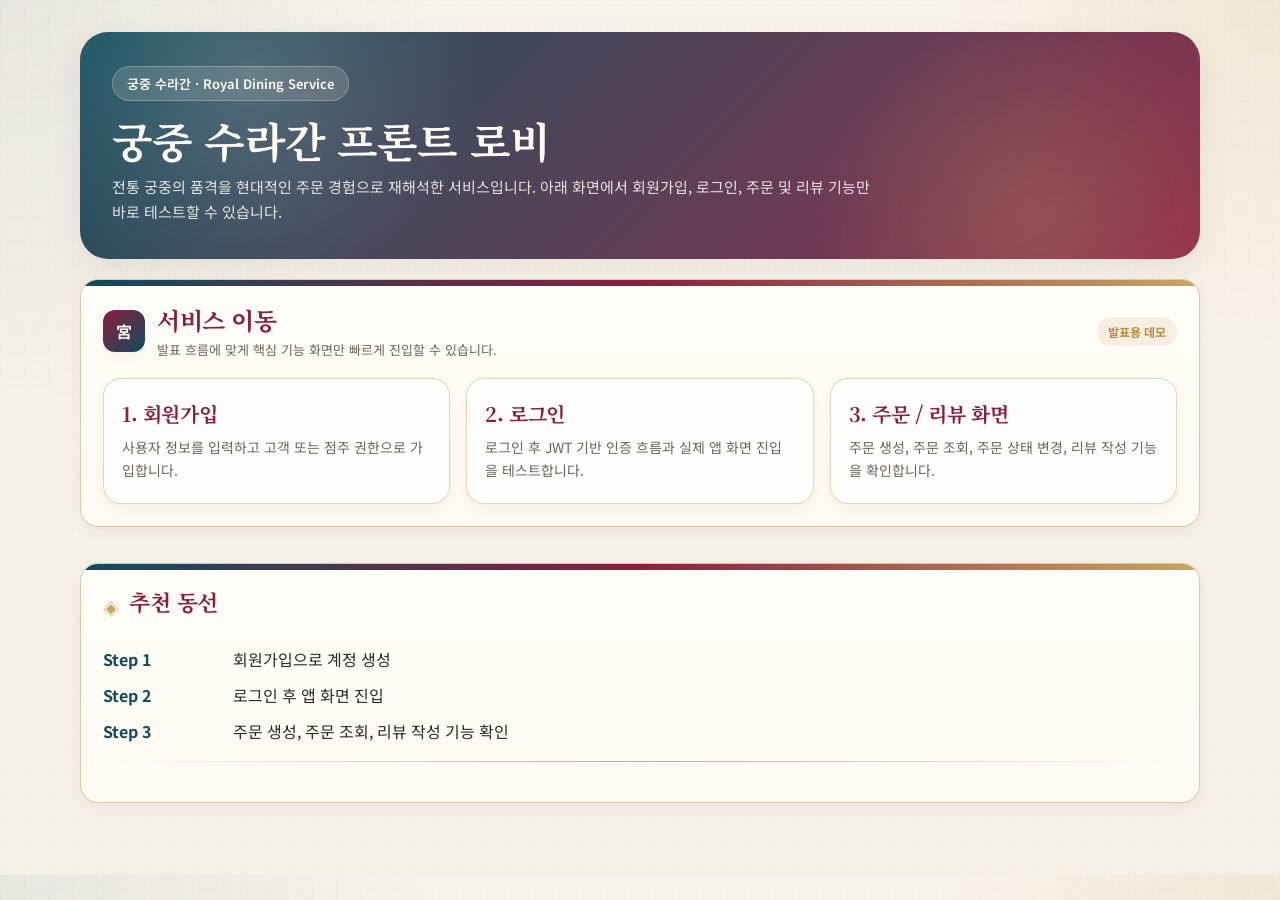
<file: src/main/resources/static/frontend/index.html>
<!DOCTYPE html>
<html lang="ko">
<head>
  <meta charset="UTF-8" />
  <title>궁중 수라간 | 로비</title>
  <link rel="stylesheet" href="./css/style.css" />
</head>
<body>
<div class="container page-shell">

  <section class="hero">
    <div class="hero-badge">궁중 수라간 · Royal Dining Service</div>
    <h1 class="hero-title">궁중 수라간 프론트 로비</h1>
    <p class="hero-subtitle">
      전통 궁중의 품격을 현대적인 주문 경험으로 재해석한 서비스입니다.
      아래 화면에서 회원가입, 로그인, 주문 및 리뷰 기능만 바로 테스트할 수 있습니다.
    </p>
  </section>

  <section class="card">
    <div class="topbar">
      <div class="brand">
        <div class="brand-mark">宮</div>
        <div class="brand-text">
          <h2>서비스 이동</h2>
          <p>발표 흐름에 맞게 핵심 기능 화면만 빠르게 진입할 수 있습니다.</p>
        </div>
      </div>
      <span class="badge">발표용 데모</span>
    </div>

    <div class="nav-grid">
      <a class="nav-card" href="./signup.html">
        <h3 class="nav-card-title">1. 회원가입</h3>
        <p class="nav-card-desc">
          사용자 정보를 입력하고 고객 또는 점주 권한으로 가입합니다.
        </p>
      </a>

      <a class="nav-card" href="./login.html">
        <h3 class="nav-card-title">2. 로그인</h3>
        <p class="nav-card-desc">
          로그인 후 JWT 기반 인증 흐름과 실제 앱 화면 진입을 테스트합니다.
        </p>
      </a>

      <a class="nav-card" href="./app.html">
        <h3 class="nav-card-title">3. 주문 / 리뷰 화면</h3>
        <p class="nav-card-desc">
          주문 생성, 주문 조회, 주문 상태 변경, 리뷰 작성 기능을 확인합니다.
        </p>
      </a>
    </div>
  </section>

  <section class="card">
    <div class="section-title">
      <h3 class="card-title">추천 동선</h3>
    </div>

    <div class="table-like">
      <div class="kv">
        <strong>Step 1</strong>
        <span>회원가입으로 계정 생성</span>
      </div>
      <div class="kv">
        <strong>Step 2</strong>
        <span>로그인 후 앱 화면 진입</span>
      </div>
      <div class="kv">
        <strong>Step 3</strong>
        <span>주문 생성, 주문 조회, 리뷰 작성 기능 확인</span>
      </div>
    </div>

    <div class="divider"></div>
  </section>

</div>
</body>
</html>
</file>
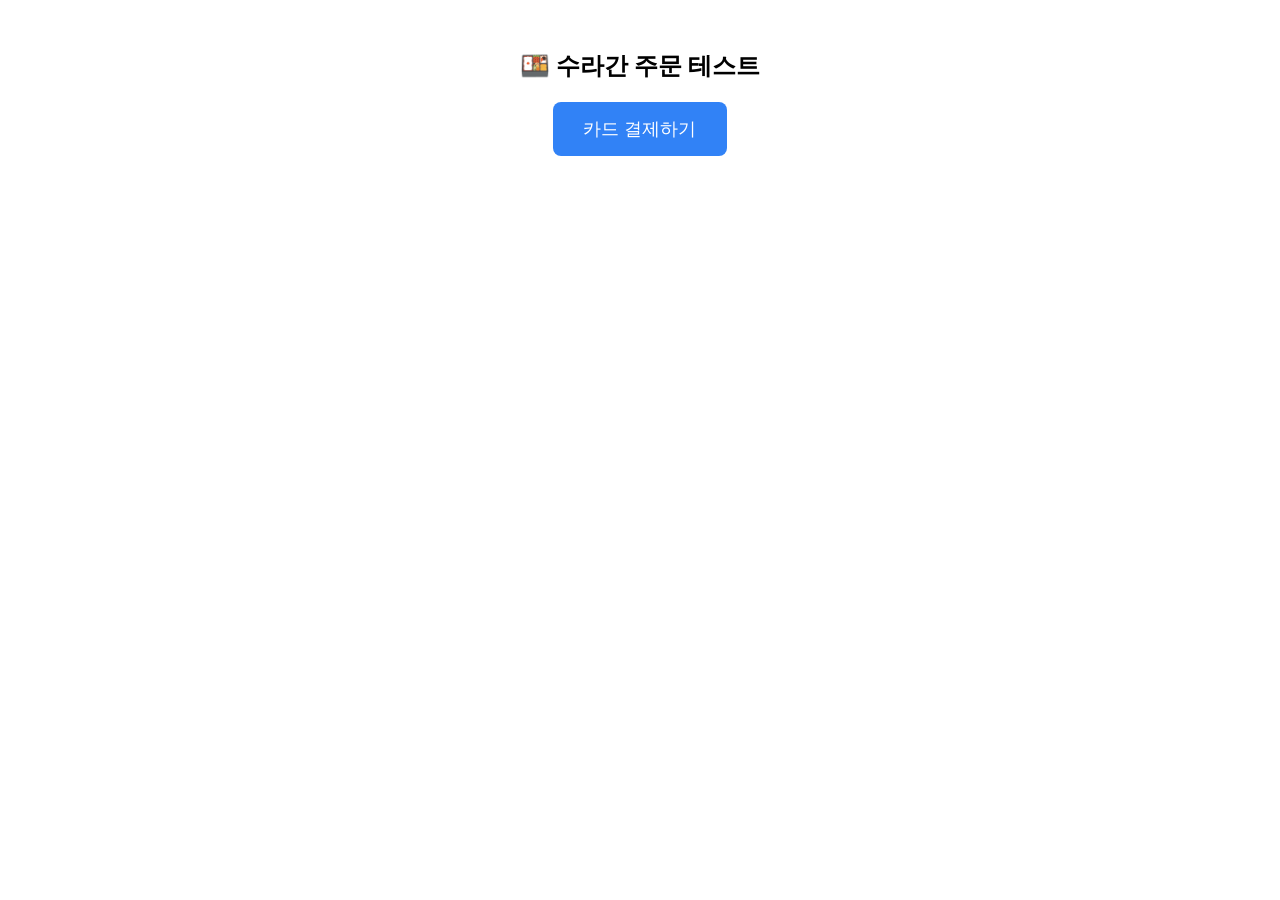
<file: src/main/resources/static/test-payment.html>
<!DOCTYPE html>
<html lang="ko">
<head>
    <meta charset="utf-8" />
    <title>수라간 결제 테스트 (최종)</title>
    <script src="https://js.tosspayments.com/v1"></script>
</head>
<body>
<div style="text-align: center; margin-top: 50px;">
    <h2>🍱 수라간 주문 테스트</h2>
    <button id="pay-button" style="padding: 15px 30px; font-size: 18px; cursor: pointer; background: #3182f6; color: white; border: none; border-radius: 8px;">
        카드 결제하기
    </button>
</div>

<script>
    // ⚠️ 여기를 사용자님 대시보드 하단의 'API 개별 연동 키'로 바꾸세요!
    const clientKey = "test_gck_docs_Ovk5rk1EwkEbP0W43n07xlzm";
    const tossPayments = TossPayments(clientKey);

    document.getElementById('pay-button').onclick = function() {
        tossPayments.requestPayment('카드', {
            amount: 15000,
            // PostgreSQL DB(p_order)에 있는 실제 주문 UUID를 넣어야 합니다. [cite: 2026-02-24, 2026-02-25]
            orderId: "ORDER_" + new Date().getTime(),
            orderName: "수라간 테스트 주문",
            successUrl: window.location.origin + "/success.html",
            failUrl: window.location.origin + "/fail.html",
        }).catch(function (error) {
            if (error.code === 'USER_CANCEL') {
                alert('결제를 취소하셨습니다.');
            } else {
                alert(error.message);
            }
        });
    };
</script>
</body>
</html>
</file>
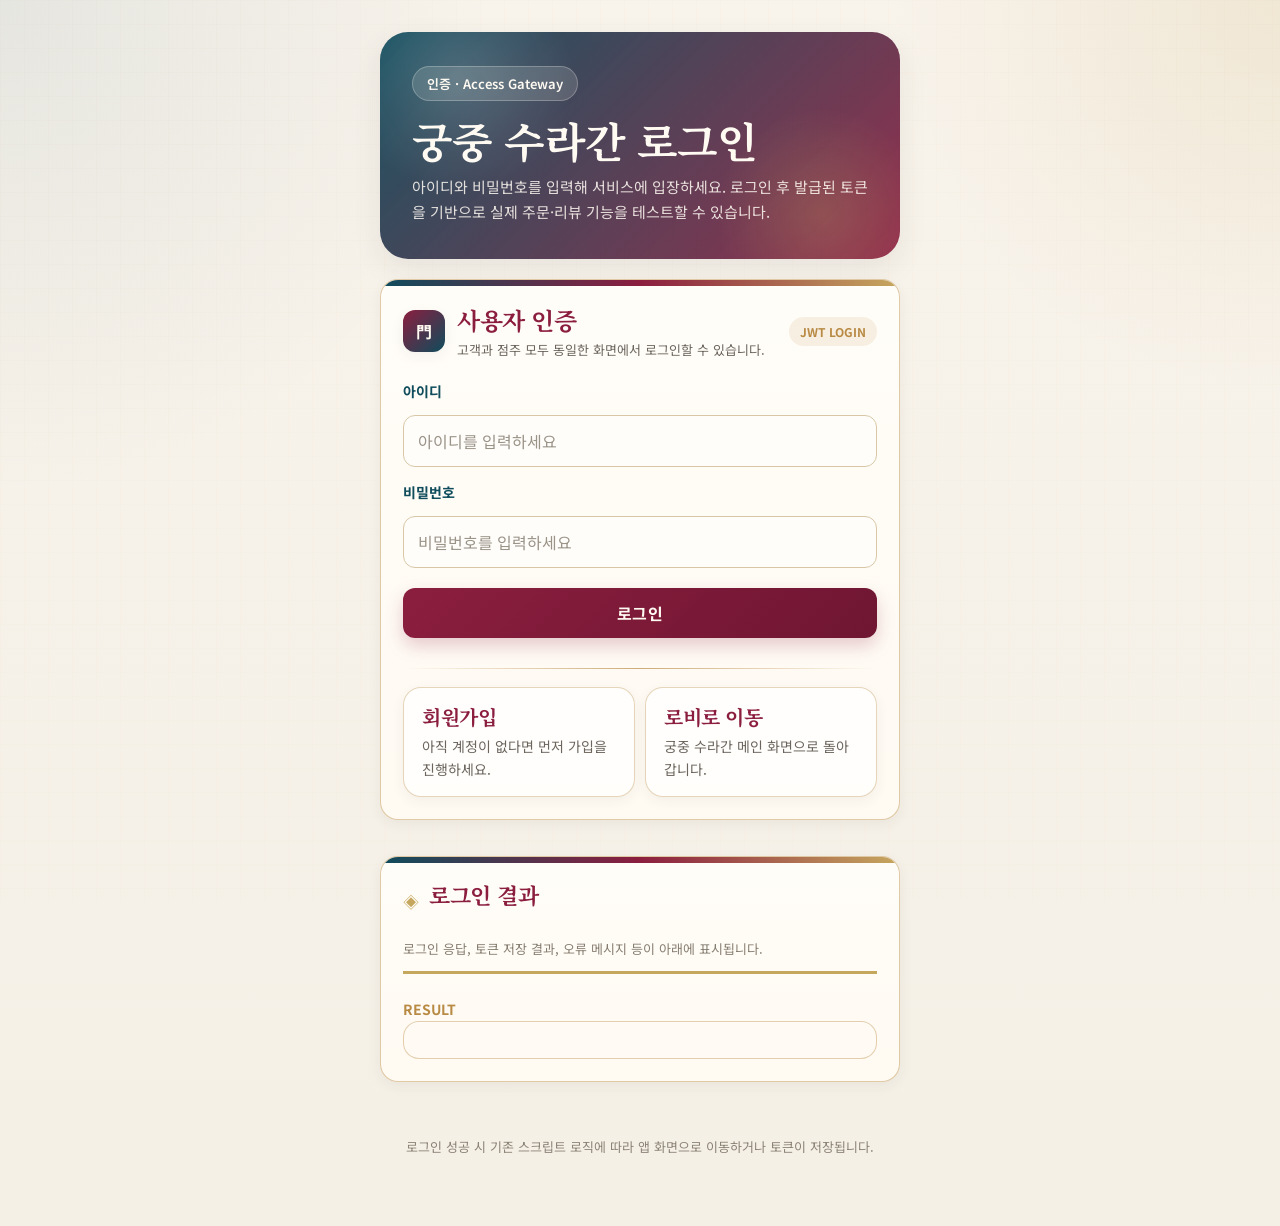
<file: src/main/resources/static/frontend/address.html>
<!DOCTYPE html>
<html lang="ko">
<head>
    <meta charset="UTF-8" />
    <meta name="viewport" content="width=device-width, initial-scale=1.0" />
    <title>궁중 수라간 | 배송지 등록</title>
    <link rel="stylesheet" href="./css/style.css" />
    <script src="./js/config.js"></script>
    <script src="./js/api.js"></script>
    <script src="./js/address.js" defer></script>
</head>
<body>
<div class="container page-shell">

    <section class="hero">
        <div class="hero-badge">주소 · Delivery Address</div>
        <h1 class="hero-title">배달 주소 등록</h1>
        <p class="hero-subtitle">
            배달받을 주소와 상세 주소를 입력해주세요.
            위도와 경도는 서버에서 자동으로 변환되어 저장됩니다.
        </p>
    </section>

    <section class="card">
        <div class="topbar">
            <div class="brand">
                <div class="brand-mark">址</div>
                <div class="brand-text">
                    <h2>배송지 입력</h2>
                    <p>기본 주소와 상세 주소를 입력해 배달지를 등록하세요.</p>
                </div>
            </div>
            <span class="badge">ADDRESS</span>
        </div>

        <div>
            <label for="address">기본 주소</label>
            <input
                    id="address"
                    type="text"
                    placeholder="예: 서울특별시 강남구 테헤란로 123"
            />
        </div>

        <div>
            <label for="detailAddress">상세 주소</label>
            <input
                    id="detailAddress"
                    type="text"
                    placeholder="예: 101동 1001호"
            />
        </div>

        <p class="form-note">
            주소 등록 후에는 마이페이지 또는 주문 화면에서 배송지를 선택할 수 있도록 확장할 수 있습니다.
        </p>

        <button type="button" onclick="saveAddress()">주소 등록</button>

        <div class="divider"></div>

        <div class="actions">
            <a href="./app.html" class="nav-card" style="padding: 14px 18px; flex: 1; min-width: 220px;">
                <h4 class="nav-card-title" style="margin-bottom: 4px;">메인으로 이동</h4>
                <p class="nav-card-desc">등록 완료 후 메인 화면으로 돌아갑니다.</p>
            </a>
        </div>
    </section>

    <section class="card">
        <div class="section-title">
            <h3 class="card-title">주소 등록 결과</h3>
        </div>
        <p class="form-note">
            성공 메시지 또는 오류 응답이 아래 영역에 표시됩니다.
        </p>

        <div class="result-box">
            <p class="result-title">RESULT</p>
            <pre id="result"></pre>
        </div>
    </section>

</div>
</body>
</html>
</file>
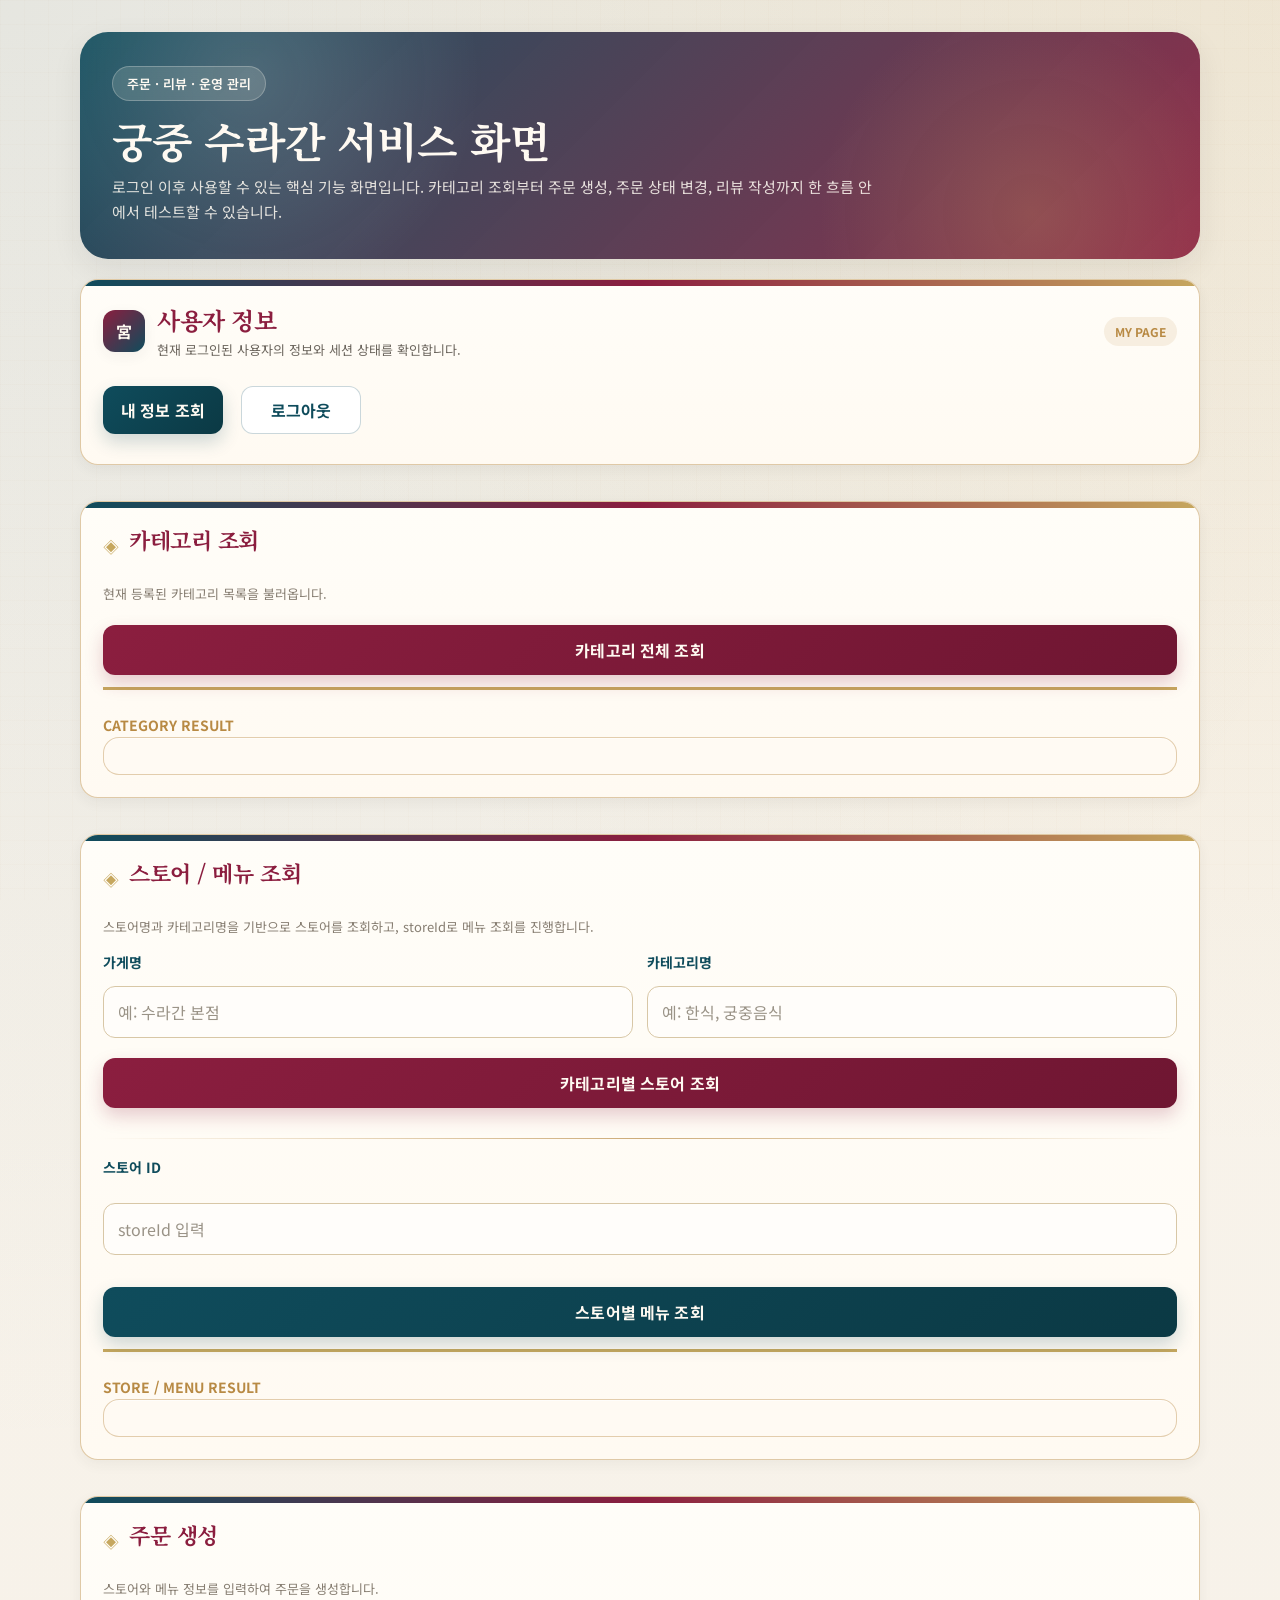
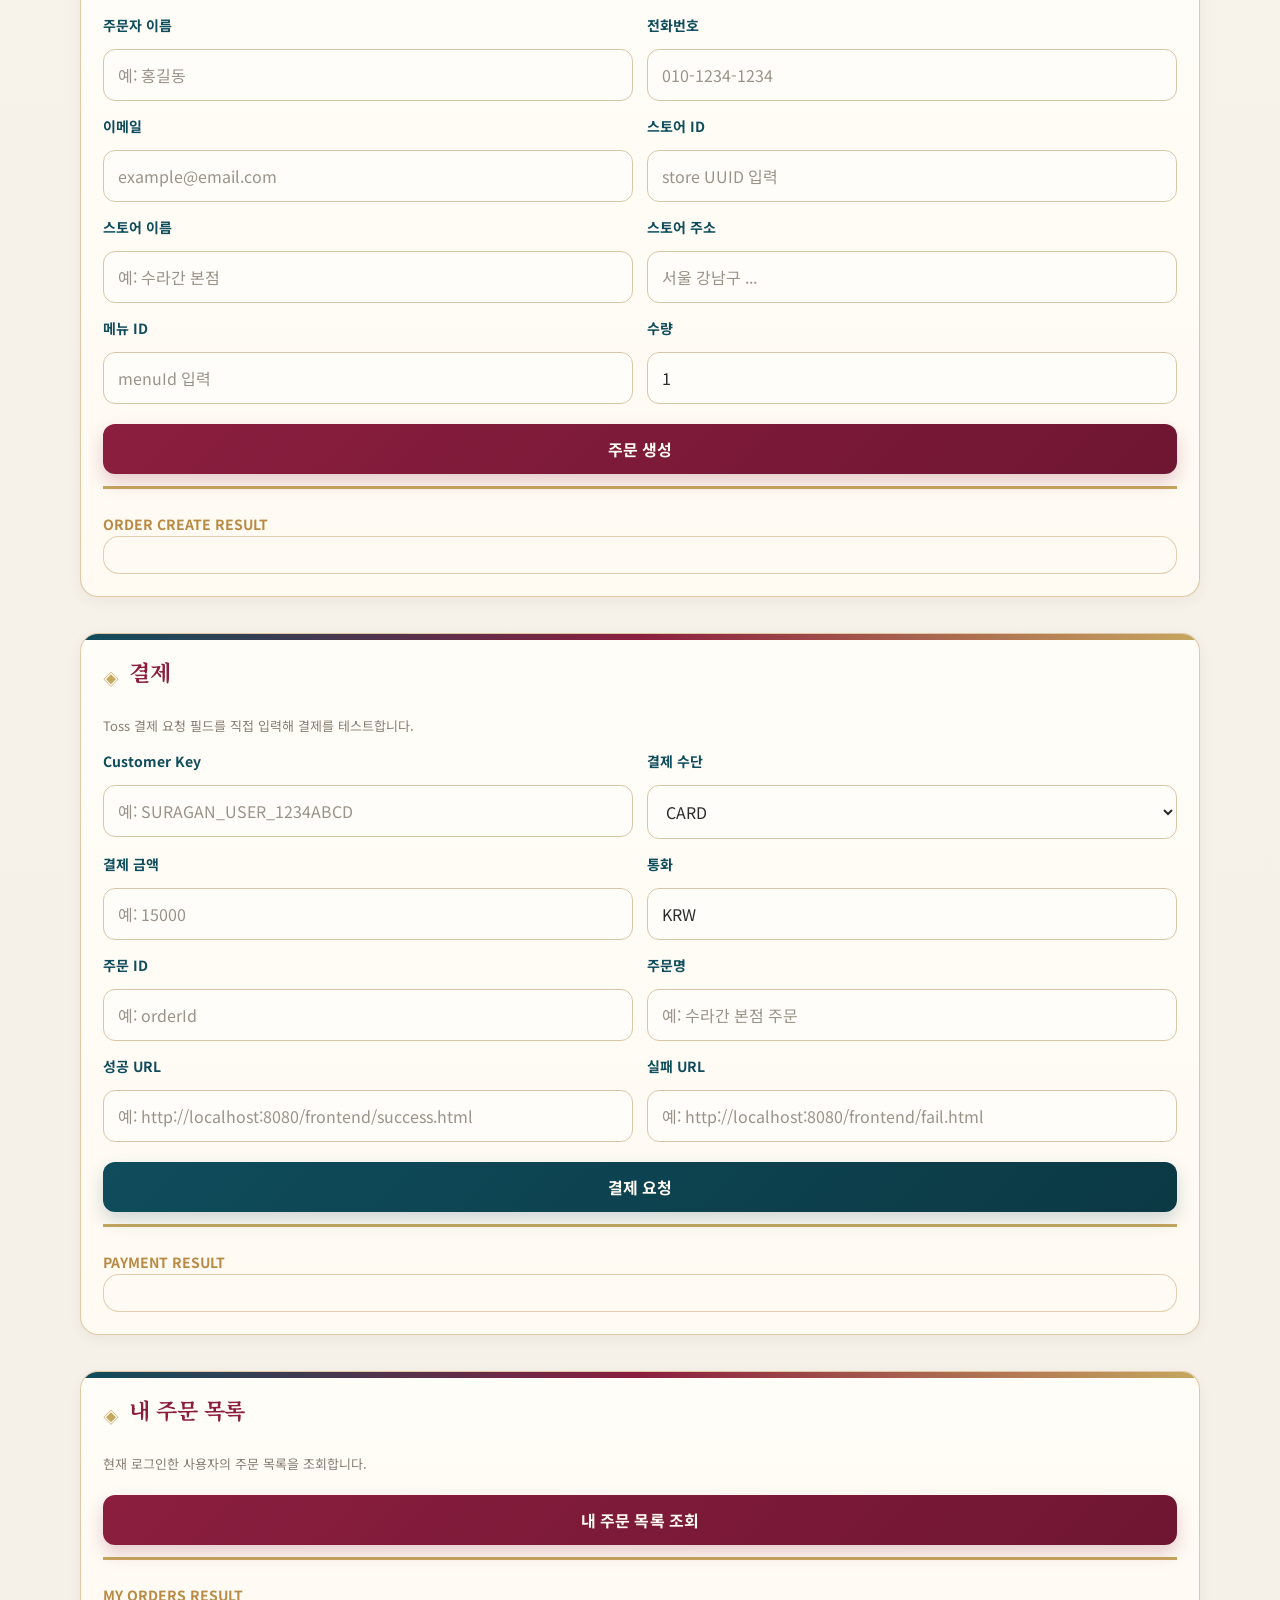
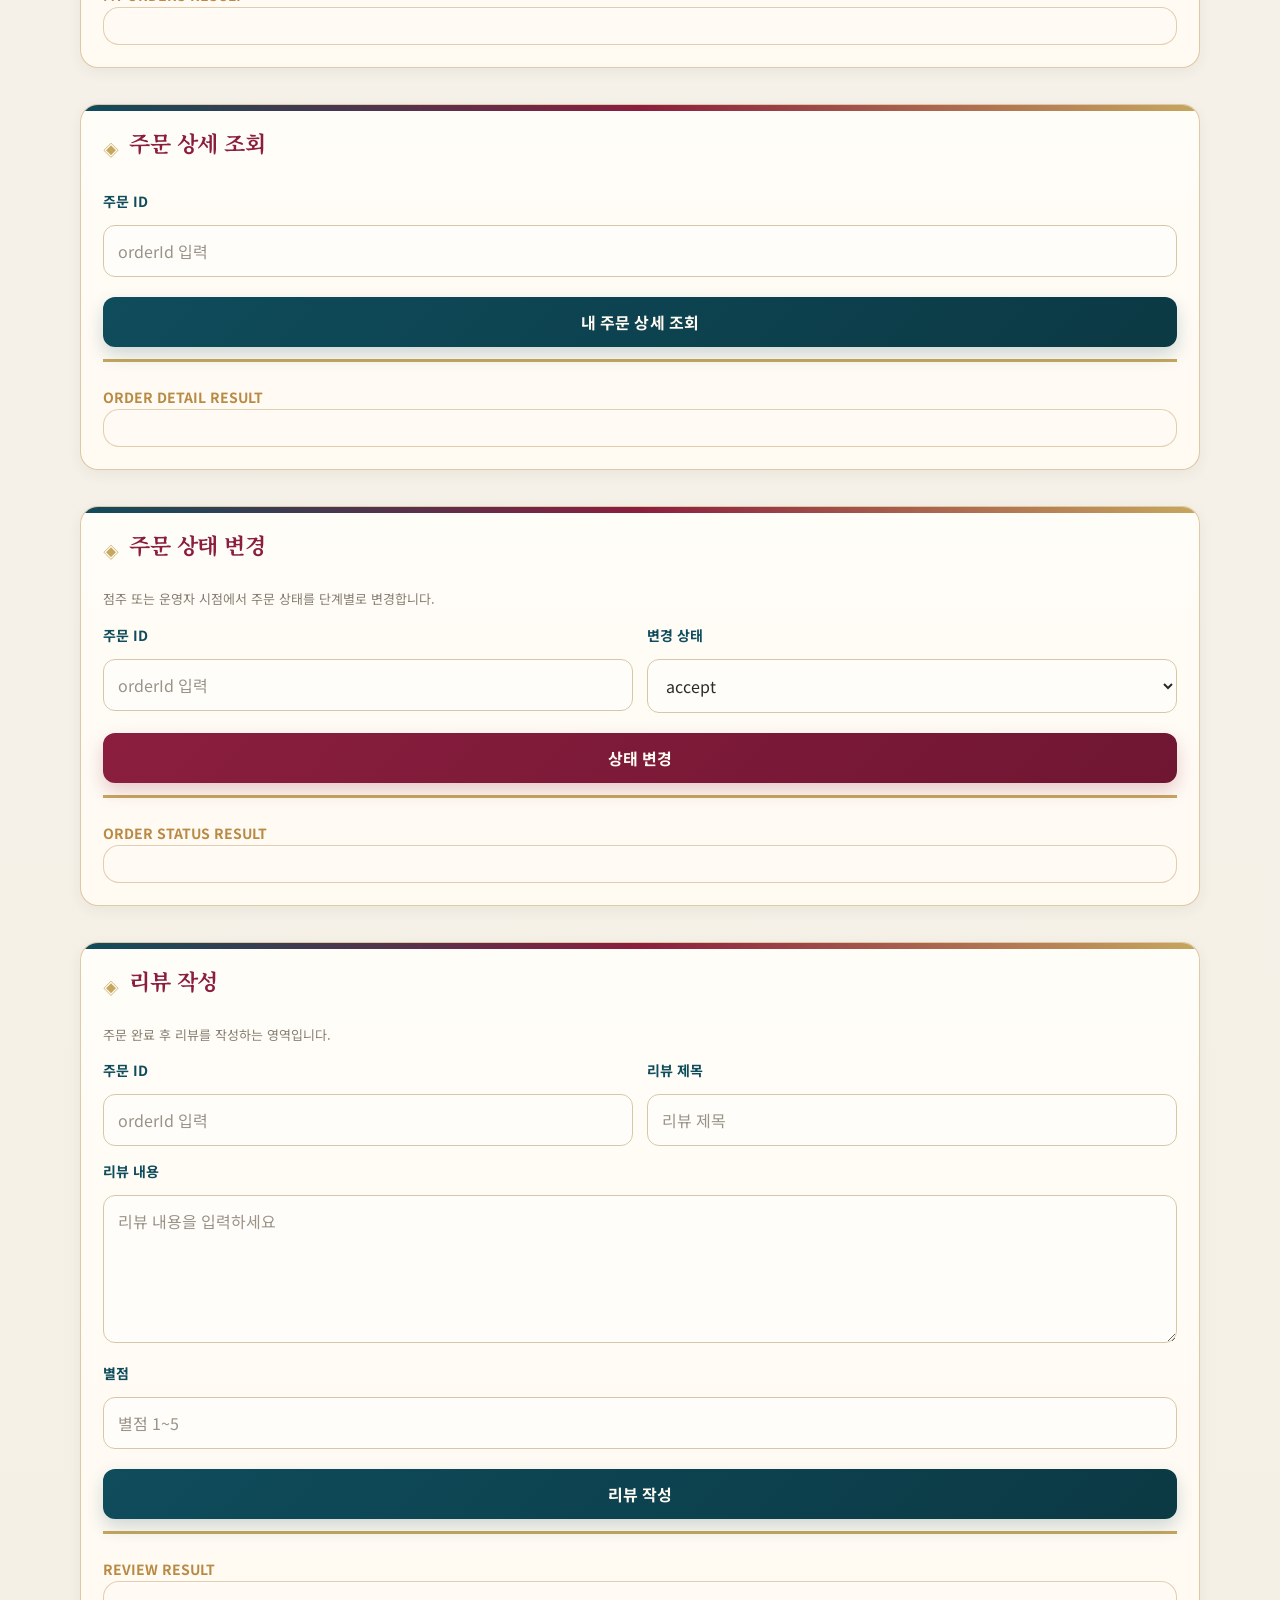
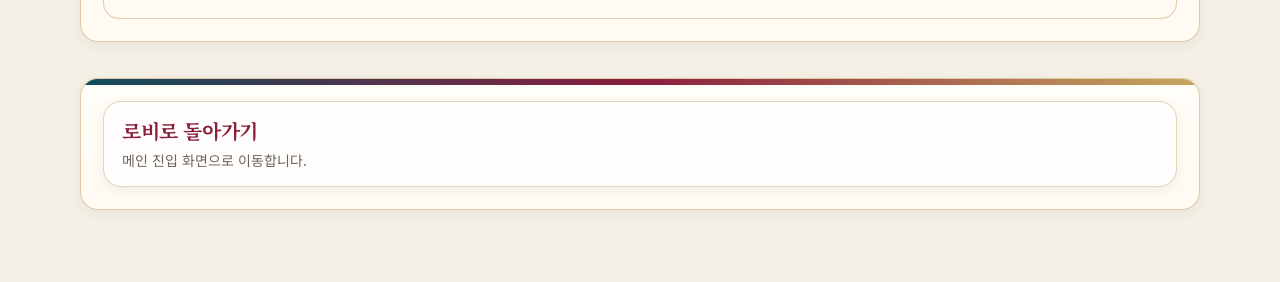
<file: src/main/resources/static/frontend/app.html>
<!DOCTYPE html>
<html lang="ko">
<head>
  <meta charset="UTF-8" />
  <meta name="viewport" content="width=device-width, initial-scale=1.0" />
  <title>궁중 수라간 | 주문 · 리뷰 화면</title>
  <link rel="stylesheet" href="./css/style.css" />
  <script src="./js/config.js"></script>
  <script src="./js/api.js"></script>
  <script src="./js/app.js" defer></script>
  <script src="https://js.tosspayments.com/v2/standard"></script>
</head>
<body>
<div class="container page-shell">

  <section class="hero">
    <div class="hero-badge">주문 · 리뷰 · 운영 관리</div>
    <h1 class="hero-title">궁중 수라간 서비스 화면</h1>
    <p class="hero-subtitle">
      로그인 이후 사용할 수 있는 핵심 기능 화면입니다.
      카테고리 조회부터 주문 생성, 주문 상태 변경, 리뷰 작성까지 한 흐름 안에서 테스트할 수 있습니다.
    </p>
  </section>

  <section class="card">
    <div class="topbar">
      <div class="brand">
        <div class="brand-mark">宮</div>
        <div class="brand-text">
          <h2>사용자 정보</h2>
          <p>현재 로그인된 사용자의 정보와 세션 상태를 확인합니다.</p>
        </div>
      </div>
      <span class="badge">MY PAGE</span>
    </div>

    <div class="actions">
      <button type="button" class="small-btn secondary" onclick="goToMyPage()">내 정보 조회</button>
      <button type="button" class="small-btn ghost" onclick="logout()">로그아웃</button>
    </div>
  </section>

  <section class="card">
    <div class="section-title">
      <h3 class="card-title">카테고리 조회</h3>
    </div>
    <p class="form-note">현재 등록된 카테고리 목록을 불러옵니다.</p>

    <button type="button" onclick="loadCategories()">카테고리 전체 조회</button>

    <div class="result-box">
      <p class="result-title">CATEGORY RESULT</p>
      <pre id="categoryResult"></pre>
    </div>
  </section>

  <section class="card">
    <div class="section-title">
      <h3 class="card-title">스토어 / 메뉴 조회</h3>
    </div>
    <p class="form-note">
      스토어명과 카테고리명을 기반으로 스토어를 조회하고, storeId로 메뉴 조회를 진행합니다.
    </p>

    <div class="row">
      <div>
        <label for="storeName">가게명</label>
        <input id="storeName" type="text" placeholder="예: 수라간 본점" />
      </div>
      <div>
        <label for="categoryNames">카테고리명</label>
        <input id="categoryNames" type="text" placeholder="예: 한식, 궁중음식" />
      </div>
    </div>

    <button type="button" onclick="loadStores()">카테고리별 스토어 조회</button>

    <div class="divider"></div>

    <div class="full-width-group">
      <label for="storeIdForMenu">스토어 ID</label>
      <input id="storeIdForMenu" type="text" class="full-width-input" placeholder="storeId 입력" />
      <button type="button" class="secondary full-width-btn" onclick="loadMenus()">스토어별 메뉴 조회</button>
    </div>

    <div class="result-box">
      <p class="result-title">STORE / MENU RESULT</p>
      <pre id="storeMenuResult"></pre>
    </div>
  </section>

  <section class="card">
    <div class="section-title">
      <h3 class="card-title">주문 생성</h3>
    </div>

    <p class="form-note">
      스토어와 메뉴 정보를 입력하여 주문을 생성합니다.
    </p>

    <div class="row">
      <div>
        <label for="ordererName">주문자 이름</label>
        <input id="ordererName" type="text" placeholder="예: 홍길동" />
      </div>

      <div>
        <label for="ordererMobile">전화번호</label>
        <input id="ordererMobile" type="text" placeholder="010-1234-1234" />
      </div>
    </div>

    <div class="row">
      <div>
        <label for="ordererEmail">이메일</label>
        <input id="ordererEmail" type="text" placeholder="example@email.com" />
      </div>

      <div>
        <label for="storeId">스토어 ID</label>
        <input id="storeId" type="text" placeholder="store UUID 입력" />
      </div>
    </div>

    <div class="row">
      <div>
        <label for="storeNameOrder">스토어 이름</label>
        <input id="storeNameOrder" type="text" placeholder="예: 수라간 본점" />
      </div>

      <div>
        <label for="storeAddress">스토어 주소</label>
        <input id="storeAddress" type="text" placeholder="서울 강남구 ..." />
      </div>
    </div>

    <div class="row">
      <div>
        <label for="menuId">메뉴 ID</label>
        <input id="menuId" type="number" placeholder="menuId 입력" />
      </div>

      <div>
        <label for="quantity">수량</label>
        <input id="quantity" type="number" value="1" />
      </div>
    </div>

    <button type="button" onclick="createOrder()">주문 생성</button>

    <div class="result-box">
      <p class="result-title">ORDER CREATE RESULT</p>
      <pre id="orderCreateResult"></pre>
    </div>
  </section>

  <section class="card">
    <div class="section-title">
      <h3 class="card-title">결제</h3>
    </div>

    <p class="form-note">
      Toss 결제 요청 필드를 직접 입력해 결제를 테스트합니다.
    </p>

    <div class="row">
      <div>
        <label for="customerKey">Customer Key</label>
        <input id="customerKey" type="text" placeholder="예: SURAGAN_USER_1234ABCD" />
      </div>

      <div>
        <label for="paymentMethod">결제 수단</label>
        <select id="paymentMethod">
          <option value="CARD">CARD</option>
        </select>
      </div>
    </div>

    <div class="row">
      <div>
        <label for="paymentAmount">결제 금액</label>
        <input id="paymentAmount" type="number" placeholder="예: 15000" />
      </div>

      <div>
        <label for="paymentCurrency">통화</label>
        <input id="paymentCurrency" type="text" value="KRW" />
      </div>
    </div>

    <div class="row">
      <div>
        <label for="paymentOrderId">주문 ID</label>
        <input id="paymentOrderId" type="text" placeholder="예: orderId" />
      </div>

      <div>
        <label for="paymentOrderName">주문명</label>
        <input id="paymentOrderName" type="text" placeholder="예: 수라간 본점 주문" />
      </div>
    </div>

    <div class="row">
      <div>
        <label for="paymentSuccessUrl">성공 URL</label>
        <input id="paymentSuccessUrl" type="text" value="" placeholder="예: http://localhost:8080/frontend/success.html" />
      </div>

      <div>
        <label for="paymentFailUrl">실패 URL</label>
        <input id="paymentFailUrl" type="text" value="" placeholder="예: http://localhost:8080/frontend/fail.html" />
      </div>
    </div>

    <button type="button" class="secondary" onclick="requestTossPayment()">결제 요청</button>

    <div class="result-box">
      <p class="result-title">PAYMENT RESULT</p>
      <pre id="paymentResult"></pre>
    </div>
  </section>

  <section class="card">
    <div class="section-title">
      <h3 class="card-title">내 주문 목록</h3>
    </div>
    <p class="form-note">현재 로그인한 사용자의 주문 목록을 조회합니다.</p>

    <button type="button" onclick="loadMyOrders()">내 주문 목록 조회</button>

    <div class="result-box">
      <p class="result-title">MY ORDERS RESULT</p>
      <pre id="myOrdersResult"></pre>
    </div>
  </section>

  <section class="card">
    <div class="section-title">
      <h3 class="card-title">주문 상세 조회</h3>
    </div>

    <label for="orderIdDetail">주문 ID</label>
    <input id="orderIdDetail" type="text" placeholder="orderId 입력" />

    <button type="button" class="secondary" onclick="loadMyOrderDetail()">내 주문 상세 조회</button>

    <div class="result-box">
      <p class="result-title">ORDER DETAIL RESULT</p>
      <pre id="myOrderDetailResult"></pre>
    </div>
  </section>

  <section class="card">
    <div class="section-title">
      <h3 class="card-title">주문 상태 변경</h3>
    </div>
    <p class="form-note">점주 또는 운영자 시점에서 주문 상태를 단계별로 변경합니다.</p>

    <div class="row">
      <div>
        <label for="statusOrderId">주문 ID</label>
        <input id="statusOrderId" type="text" placeholder="orderId 입력" />
      </div>
      <div>
        <label for="orderAction">변경 상태</label>
        <select id="orderAction">
          <option value="accept">accept</option>
          <option value="preparing">preparing</option>
          <option value="delivery">delivery</option>
          <option value="delivery-done">delivery-done</option>
          <option value="done">done</option>
          <option value="cancel">cancel</option>
        </select>
      </div>
    </div>

    <button type="button" onclick="updateOrderStatus()">상태 변경</button>

    <div class="result-box">
      <p class="result-title">ORDER STATUS RESULT</p>
      <pre id="orderStatusResult"></pre>
    </div>
  </section>

  <section class="card">
    <div class="section-title">
      <h3 class="card-title">리뷰 작성</h3>
    </div>
    <p class="form-note">주문 완료 후 리뷰를 작성하는 영역입니다.</p>

    <div class="row">
      <div>
        <label for="reviewOrderId">주문 ID</label>
        <input id="reviewOrderId" type="text" placeholder="orderId 입력" />
      </div>
      <div>
        <label for="reviewSubject">리뷰 제목</label>
        <input id="reviewSubject" type="text" placeholder="리뷰 제목" />
      </div>
    </div>

    <label for="reviewContent">리뷰 내용</label>
    <textarea id="reviewContent" rows="5" placeholder="리뷰 내용을 입력하세요"></textarea>

    <label for="reviewScore">별점</label>
    <input id="reviewScore" type="number" min="1" max="5" placeholder="별점 1~5" />

    <button type="button" class="secondary" onclick="createReview()">리뷰 작성</button>

    <div class="result-box">
      <p class="result-title">REVIEW RESULT</p>
      <pre id="reviewResult"></pre>
    </div>
  </section>

  <section class="card">
    <div class="actions">
      <a href="./index.html" class="nav-card" style="padding: 14px 18px; flex: 1; min-width: 220px;">
        <h4 class="nav-card-title" style="margin-bottom: 4px;">로비로 돌아가기</h4>
        <p class="nav-card-desc">메인 진입 화면으로 이동합니다.</p>
      </a>
    </div>
  </section>

</div>
</body>
</html>
</file>
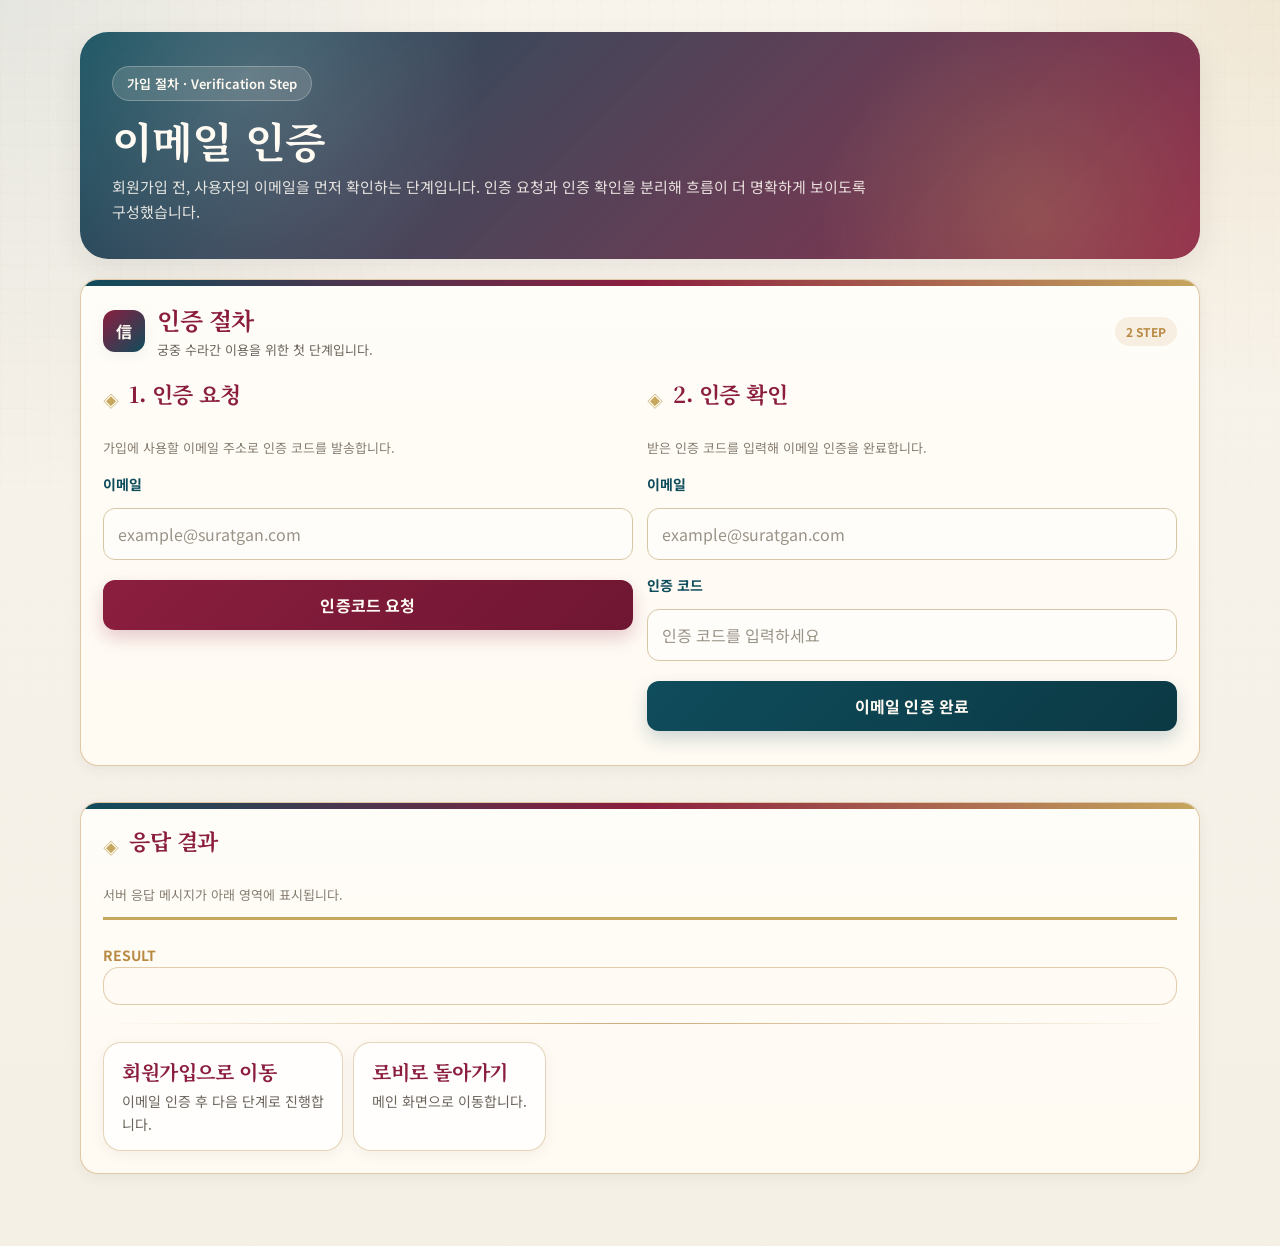
<file: src/main/resources/static/frontend/email.html>
<!DOCTYPE html>
<html lang="ko">
<head>
  <meta charset="UTF-8" />
  <meta name="viewport" content="width=device-width, initial-scale=1.0" />
  <title>궁중 수라간 | 이메일 인증</title>
  <link rel="stylesheet" href="./css/style.css" />
  <script src="./js/config.js"></script>
  <script src="./js/api.js"></script>
  <script src="./js/email.js" defer></script>
</head>
<body>
<div class="container page-shell">

  <section class="hero">
    <div class="hero-badge">가입 절차 · Verification Step</div>
    <h1 class="hero-title">이메일 인증</h1>
    <p class="hero-subtitle">
      회원가입 전, 사용자의 이메일을 먼저 확인하는 단계입니다.
      인증 요청과 인증 확인을 분리해 흐름이 더 명확하게 보이도록 구성했습니다.
    </p>
  </section>

  <section class="card">
    <div class="topbar">
      <div class="brand">
        <div class="brand-mark">信</div>
        <div class="brand-text">
          <h2>인증 절차</h2>
          <p>궁중 수라간 이용을 위한 첫 단계입니다.</p>
        </div>
      </div>
      <span class="badge">2 STEP</span>
    </div>

    <div class="row">
      <div>
        <div class="section-title">
          <h3 class="card-title">1. 인증 요청</h3>
        </div>
        <p class="form-note">가입에 사용할 이메일 주소로 인증 코드를 발송합니다.</p>

        <label for="requestEmail">이메일</label>
        <input id="requestEmail" type="email" placeholder="example@suratgan.com" />

        <button type="button" onclick="requestEmailCode()">인증코드 요청</button>
      </div>

      <div>
        <div class="section-title">
          <h3 class="card-title">2. 인증 확인</h3>
        </div>
        <p class="form-note">받은 인증 코드를 입력해 이메일 인증을 완료합니다.</p>

        <label for="verifyEmail">이메일</label>
        <input id="verifyEmail" type="email" placeholder="example@suratgan.com" />

        <label for="verifyCode">인증 코드</label>
        <input id="verifyCode" type="text" placeholder="인증 코드를 입력하세요" />

        <button type="button" class="secondary" onclick="verifyEmailCode()">이메일 인증 완료</button>
      </div>
    </div>
  </section>

  <section class="card">
    <div class="section-title">
      <h3 class="card-title">응답 결과</h3>
    </div>
    <p class="form-note">서버 응답 메시지가 아래 영역에 표시됩니다.</p>

    <div class="result-box">
      <p class="result-title">RESULT</p>
      <pre id="result"></pre>
    </div>

    <div class="divider"></div>

    <div class="actions">
      <a href="./signup.html" class="nav-card" style="padding: 14px 18px; max-width: 240px;">
        <h4 class="nav-card-title" style="margin-bottom: 4px;">회원가입으로 이동</h4>
        <p class="nav-card-desc">이메일 인증 후 다음 단계로 진행합니다.</p>
      </a>
      <a href="./index.html" class="nav-card" style="padding: 14px 18px; max-width: 220px;">
        <h4 class="nav-card-title" style="margin-bottom: 4px;">로비로 돌아가기</h4>
        <p class="nav-card-desc">메인 화면으로 이동합니다.</p>
      </a>
    </div>
  </section>

</div>
</body>
</html>
</file>
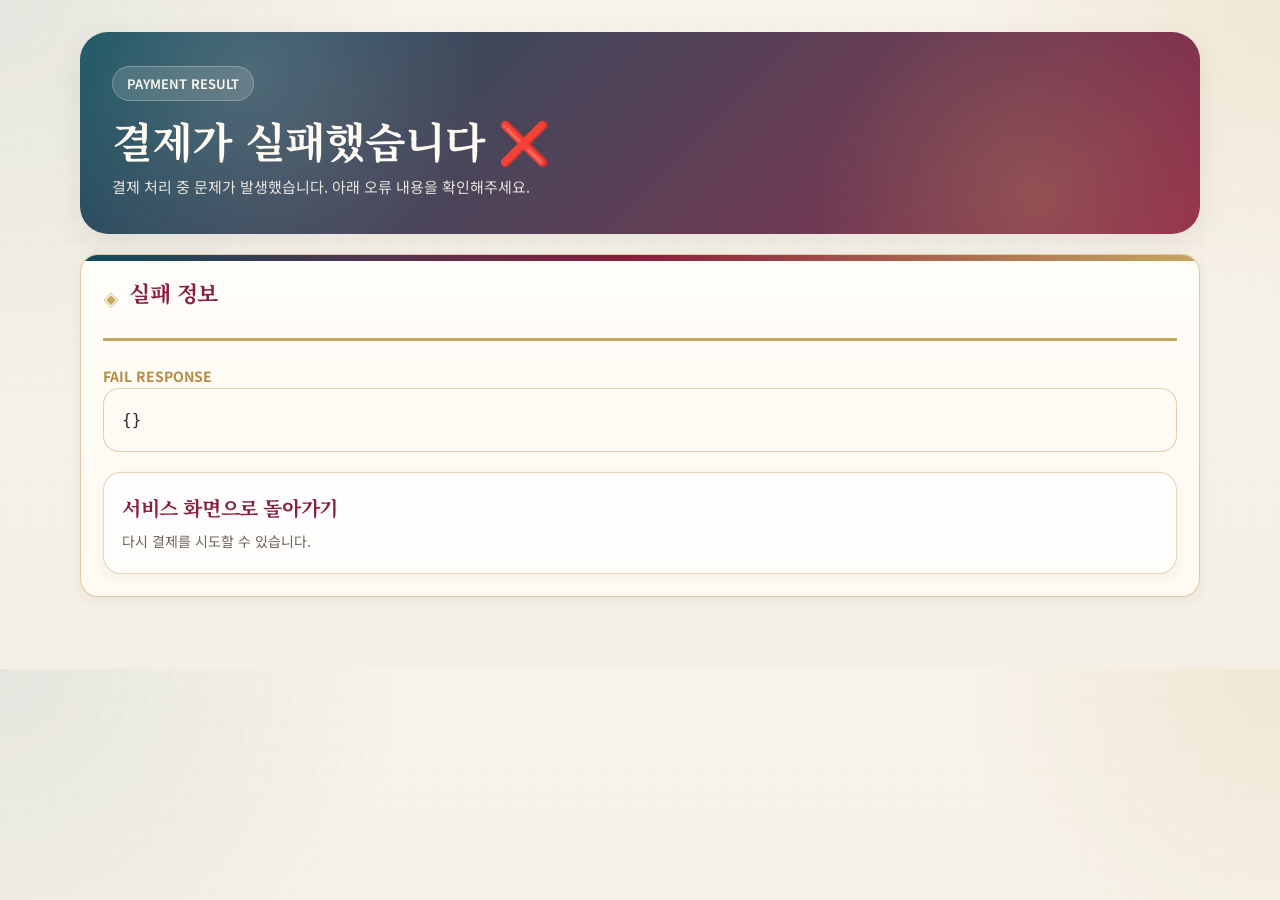
<file: src/main/resources/static/frontend/fail.html>
<!DOCTYPE html>
<html lang="ko">
<head>
    <meta charset="UTF-8" />
    <meta name="viewport" content="width=device-width, initial-scale=1.0" />
    <title>궁중 수라간 | 결제 실패</title>
    <link rel="stylesheet" href="./css/style.css" />
</head>
<body>
<div class="container page-shell">

    <section class="hero">
        <div class="hero-badge">PAYMENT RESULT</div>
        <h1 class="hero-title">결제가 실패했습니다 ❌</h1>
        <p class="hero-subtitle">
            결제 처리 중 문제가 발생했습니다.
            아래 오류 내용을 확인해주세요.
        </p>
    </section>

    <section class="card">
        <div class="section-title">
            <h3 class="card-title">실패 정보</h3>
        </div>

        <div class="result-box">
            <p class="result-title">FAIL RESPONSE</p>
            <pre id="failResult"></pre>
        </div>

        <div class="actions" style="margin-top: 20px;">
            <a href="./app.html" class="nav-card" style="flex:1; min-width:200px;">
                <h4 class="nav-card-title">서비스 화면으로 돌아가기</h4>
                <p class="nav-card-desc">다시 결제를 시도할 수 있습니다.</p>
            </a>
        </div>
    </section>

</div>

<script>
    const params = new URLSearchParams(window.location.search);
    const result = Object.fromEntries(params.entries());

    document.getElementById("failResult").textContent =
        JSON.stringify(result, null, 2);
</script>

</body>
</html>
</file>
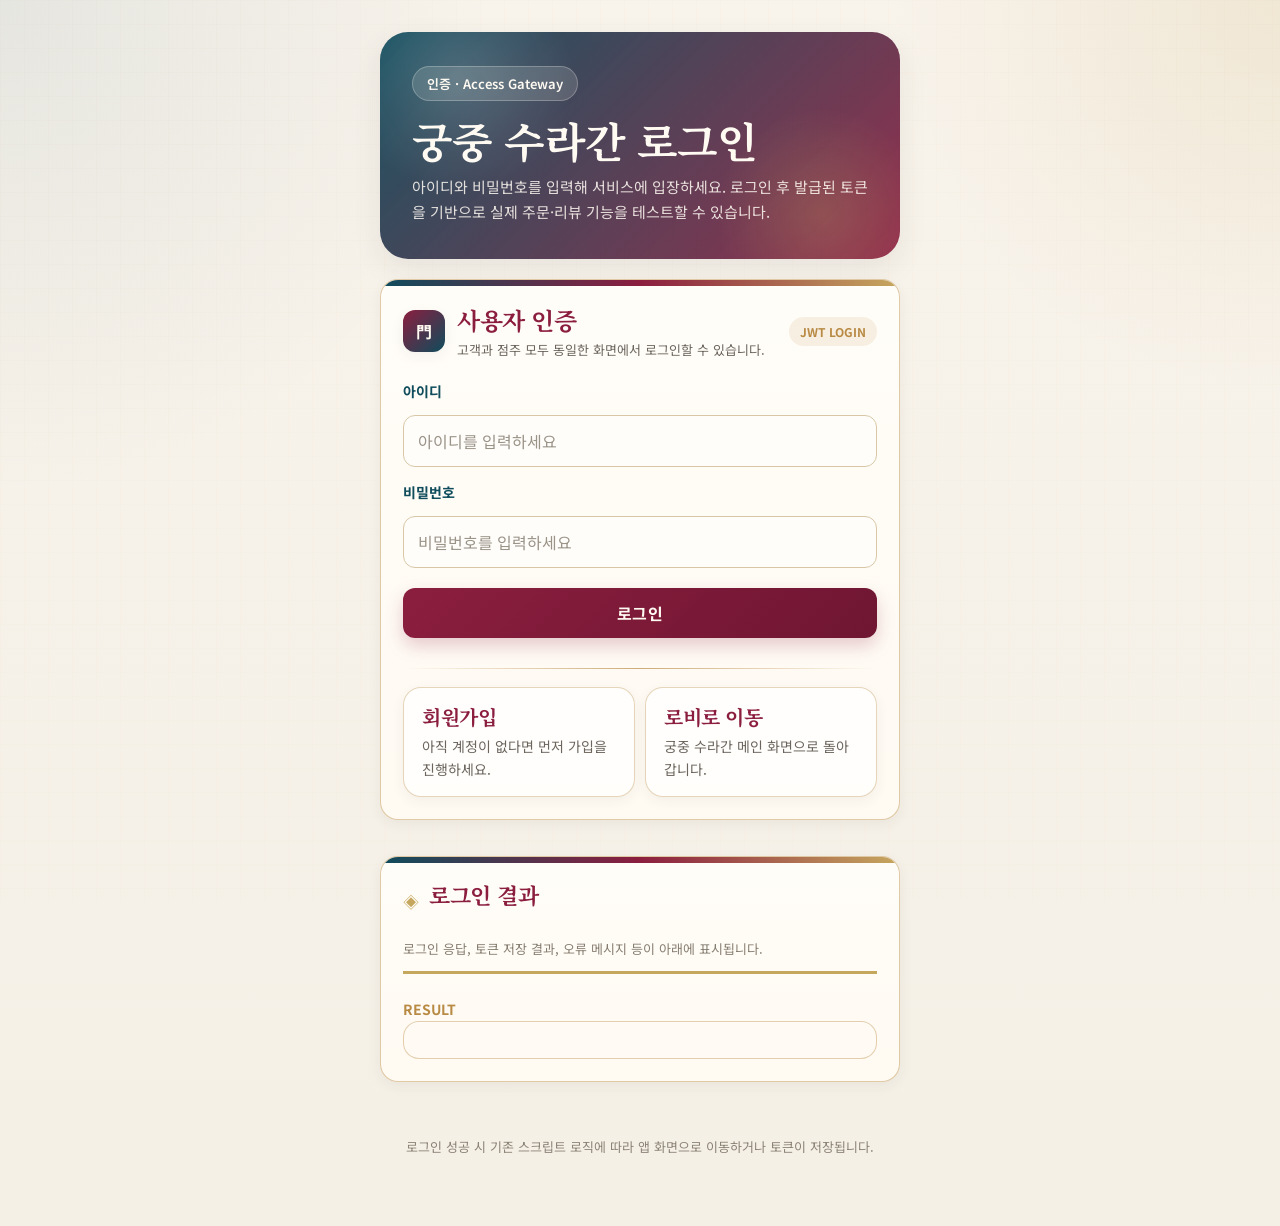
<file: src/main/resources/static/frontend/login.html>
<!DOCTYPE html>
<html lang="ko">
<head>
  <meta charset="UTF-8" />
  <meta name="viewport" content="width=device-width, initial-scale=1.0" />
  <title>궁중 수라간 | 로그인</title>
  <link rel="stylesheet" href="./css/style.css" />
  <script src="./js/config.js"></script>
  <script src="./js/api.js"></script>
  <script src="./js/login.js" defer></script>
</head>
<body>
<div class="container auth-shell">
  <div class="auth-card page-shell">

    <section class="hero">
      <div class="hero-badge">인증 · Access Gateway</div>
      <h1 class="hero-title">궁중 수라간 로그인</h1>
      <p class="hero-subtitle">
        아이디와 비밀번호를 입력해 서비스에 입장하세요.
        로그인 후 발급된 토큰을 기반으로 실제 주문·리뷰 기능을 테스트할 수 있습니다.
      </p>
    </section>

    <section class="card">
      <div class="topbar">
        <div class="brand">
          <div class="brand-mark">門</div>
          <div class="brand-text">
            <h2>사용자 인증</h2>
            <p>고객과 점주 모두 동일한 화면에서 로그인할 수 있습니다.</p>
          </div>
        </div>
        <span class="badge">JWT LOGIN</span>
      </div>

      <label for="nickname">아이디</label>
      <input id="nickname" type="text" placeholder="아이디를 입력하세요" />

      <label for="password">비밀번호</label>
      <input id="password" type="password" placeholder="비밀번호를 입력하세요" />

      <button type="button" onclick="login()">로그인</button>

      <div class="divider"></div>

      <div class="actions">
        <a href="./signup.html" class="nav-card" style="padding: 14px 18px; flex: 1; min-width: 220px;">
          <h4 class="nav-card-title" style="margin-bottom: 4px;">회원가입</h4>
          <p class="nav-card-desc">아직 계정이 없다면 먼저 가입을 진행하세요.</p>
        </a>

        <a href="./index.html" class="nav-card" style="padding: 14px 18px; flex: 1; min-width: 220px;">
          <h4 class="nav-card-title" style="margin-bottom: 4px;">로비로 이동</h4>
          <p class="nav-card-desc">궁중 수라간 메인 화면으로 돌아갑니다.</p>
        </a>
      </div>
    </section>

    <section class="card">
      <div class="section-title">
        <h3 class="card-title">로그인 결과</h3>
      </div>
      <p class="form-note">
        로그인 응답, 토큰 저장 결과, 오류 메시지 등이 아래에 표시됩니다.
      </p>

      <div class="result-box">
        <p class="result-title">RESULT</p>
        <pre id="result"></pre>
      </div>
    </section>

    <p class="footer-note">
      로그인 성공 시 기존 스크립트 로직에 따라 앱 화면으로 이동하거나 토큰이 저장됩니다.
    </p>

  </div>
</div>
</body>
</html>
</file>
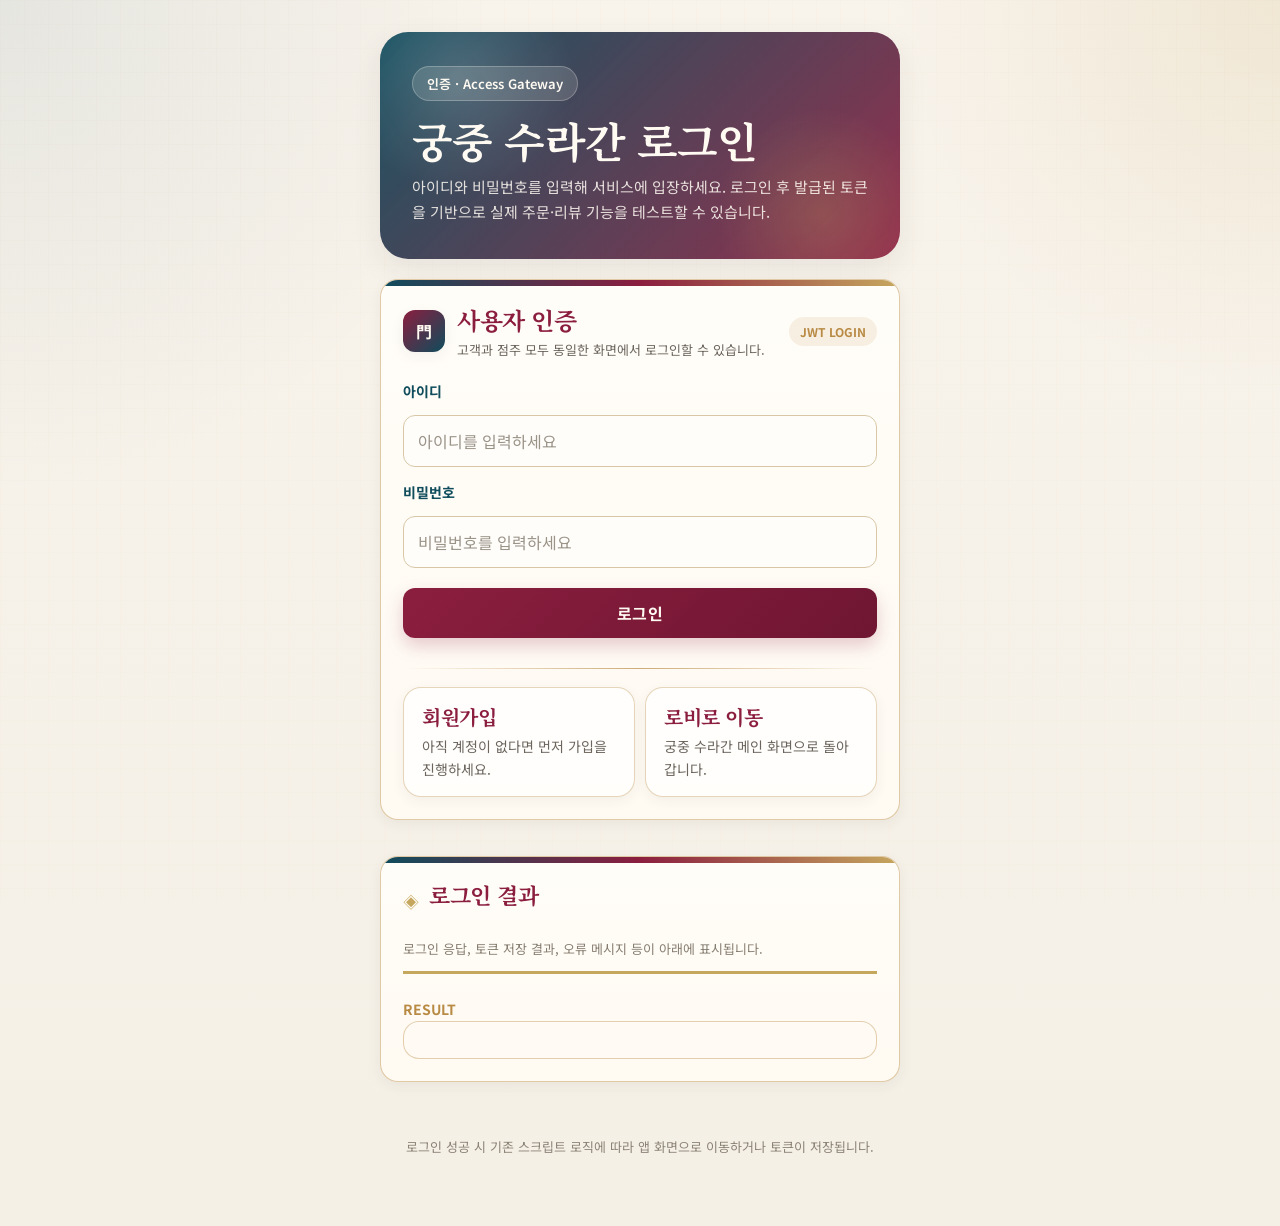
<file: src/main/resources/static/frontend/mypage.html>
<!DOCTYPE html>
<html lang="ko">
<head>
    <meta charset="UTF-8" />
    <meta name="viewport" content="width=device-width, initial-scale=1.0" />
    <title>궁중 수라간 | 마이페이지</title>
    <link rel="stylesheet" href="./css/style.css" />
    <script src="./js/config.js"></script>
    <script src="./js/api.js"></script>
    <script src="./js/mypage.js" defer></script>
</head>
<body>
<div class="container page-shell">

    <section class="hero">
        <div class="hero-badge">내 정보 · My Page</div>
        <h1 class="hero-title">궁중 수라간 마이페이지</h1>
        <p class="hero-subtitle">
            회원 정보 조회, 아이디 수정, 비밀번호 변경, 회원 탈퇴와 배송지 등록/수정/삭제를 한 곳에서 관리할 수 있습니다.
        </p>
    </section>

    <!-- 내 정보 조회 / 아이디 수정 -->
    <section class="card">
        <div class="topbar">
            <div class="brand">
                <div class="brand-mark">我</div>
                <div class="brand-text">
                    <h2>내 정보 관리</h2>
                    <p>현재 사용자 정보를 조회하고 아이디를 수정할 수 있습니다.</p>
                </div>
            </div>
            <span class="badge">PROFILE</span>
        </div>

        <div class="actions" style="margin-bottom: 14px;">
            <button type="button" class="small-btn secondary" onclick="loadMyInfo()">내 정보 조회</button>
        </div>

        <div class="row">
            <div>
                <label for="nickname">아이디</label>
                <div class="input-with-button">
                    <input id="nickname" type="text" placeholder="아이디를 입력하세요" />
                    <button type="button" class="inline-button secondary" onclick="checkNickname()">
                        중복체크
                    </button>
                </div>
                <div id="nicknameStatusMessage" class="status-message"></div>
            </div>

            <div>
                <label for="email">이메일</label>
                <input id="email" type="email" placeholder="이메일" readonly />
            </div>
        </div>

        <div>
            <label for="role">권한</label>
            <input id="role" type="text" placeholder="권한" readonly />
        </div>

        <p class="form-note">
            아이디을 변경한 경우 반드시 중복체크를 먼저 완료해주세요.
        </p>

        <div class="actions">
            <button type="button" class="small-btn" onclick="updateNickname()">아이디 수정</button>
            <button type="button" class="small-btn ghost danger-outline" onclick="deleteMyAccount()">회원 탈퇴</button>
        </div>
    </section>

    <!-- 비밀번호 변경 -->
    <section class="card">
        <div class="topbar">
            <div class="brand">
                <div class="brand-mark">鍵</div>
                <div class="brand-text">
                    <h2>비밀번호 변경</h2>
                    <p>현재 비밀번호를 확인한 후 새로운 비밀번호로 변경합니다.</p>
                </div>
            </div>
            <span class="badge">PASSWORD</span>
        </div>

        <div class="row">
            <div>
                <label for="currentPassword">현재 비밀번호</label>
                <input id="currentPassword" type="password" placeholder="현재 비밀번호를 입력하세요" />
            </div>

            <div>
                <label for="newPassword">새 비밀번호</label>
                <input id="newPassword" type="password" placeholder="새 비밀번호를 입력하세요" />
            </div>
        </div>

        <div>
            <label for="newPasswordConfirm">새 비밀번호 확인</label>
            <input id="newPasswordConfirm" type="password" placeholder="새 비밀번호를 다시 입력하세요" />
        </div>

        <p class="form-note">
            비밀번호 변경 후에는 보안을 위해 자동으로 로그아웃됩니다.
        </p>

        <div class="actions">
            <button type="button" class="small-btn" onclick="updatePassword()">비밀번호 변경</button>
        </div>
    </section>

    <!-- 주소 등록 / 수정 -->
    <section class="card">
        <div class="topbar">
            <div class="brand">
                <div class="brand-mark">址</div>
                <div class="brand-text">
                    <h2 id="addressFormTitle">배송지 등록</h2>
                    <p>배달받을 주소와 상세 주소를 입력하세요.</p>
                </div>
            </div>
            <span class="badge">ADDRESS</span>
        </div>

        <div>
            <label for="address">기본 주소</label>
            <input
                    id="address"
                    type="text"
                    placeholder="예: 서울특별시 강남구 테헤란로 123"
            />
        </div>

        <div>
            <label for="detailAddress">상세 주소</label>
            <input
                    id="detailAddress"
                    type="text"
                    placeholder="예: 101동 1001호"
            />
        </div>

        <p class="form-note">
            위도와 경도는 백엔드에서 자동 변환 후 저장됩니다.
        </p>

        <div class="actions">
            <button type="button" class="small-btn" id="addressSubmitButton" onclick="submitAddress()">
                주소 등록
            </button>
            <button type="button" class="small-btn ghost" id="addressCancelButton" onclick="cancelAddressEdit()" style="display: none;">
                수정 취소
            </button>
        </div>
    </section>

    <!-- 주소 목록 -->
    <section class="card">
        <div class="section-title">
            <h3 class="card-title">등록된 배송지 목록</h3>
        </div>
        <p class="form-note">
            현재 로그인한 사용자의 배송지 정보를 조회합니다.
        </p>

        <div id="currentAddressBox" class="address-list">
            <p class="form-note">등록된 배송지가 없습니다.</p>
        </div>
    </section>

    <!-- 이동 -->
    <section class="card">
        <div class="section-title">
            <h3 class="card-title">이동 메뉴</h3>
        </div>

        <div class="actions">
            <a href="./app.html" class="nav-card" style="padding: 14px 18px; flex: 1; min-width: 220px;">
                <h4 class="nav-card-title" style="margin-bottom: 4px;">메인으로 이동</h4>
                <p class="nav-card-desc">서비스 메인 화면으로 돌아갑니다.</p>
            </a>

            <a href="./login.html" class="nav-card" style="padding: 14px 18px; flex: 1; min-width: 220px;">
                <h4 class="nav-card-title" style="margin-bottom: 4px;">로그인 화면으로 이동</h4>
                <p class="nav-card-desc">다시 로그인하거나 계정 상태를 확인할 수 있습니다.</p>
            </a>
        </div>
    </section>

    <!-- 결과 -->
    <section class="card">
        <div class="section-title">
            <h3 class="card-title">처리 결과</h3>
        </div>
        <p class="form-note">
            조회 결과, 수정 결과, 주소 등록 결과, 오류 메시지가 아래에 표시됩니다.
        </p>

        <div class="result-box">
            <p class="result-title">RESULT</p>
            <pre id="result"></pre>
        </div>
    </section>

</div>
</body>
</html>
</file>
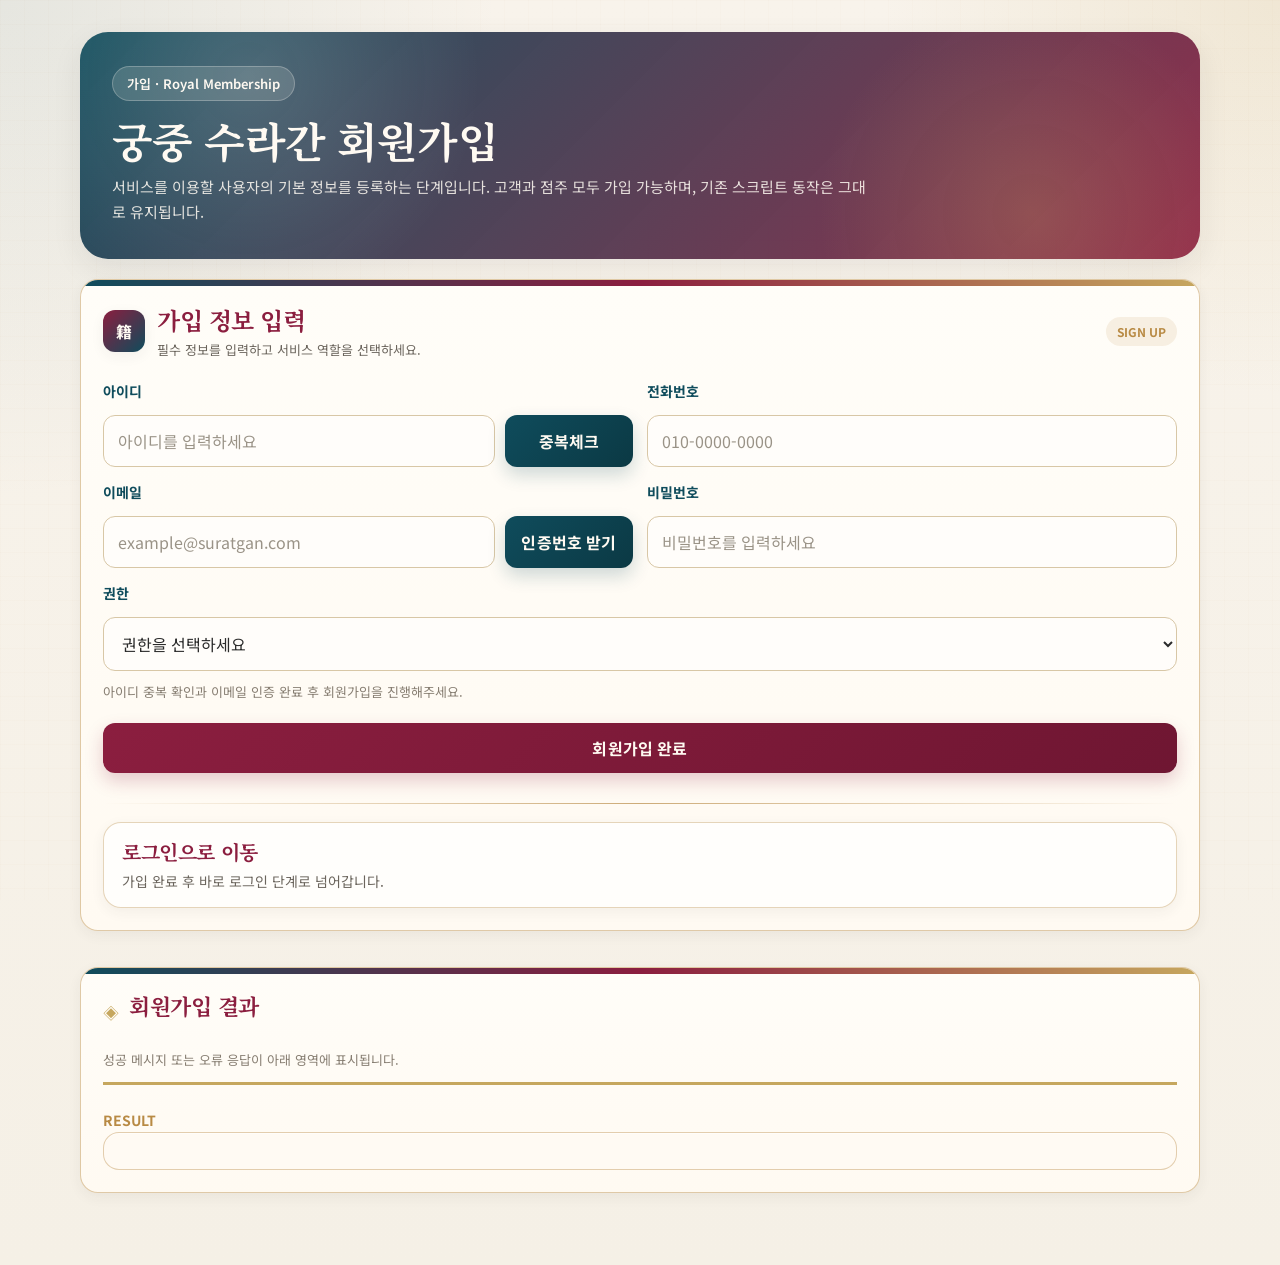
<file: src/main/resources/static/frontend/signup.html>
<!DOCTYPE html>
<html lang="ko">
<head>
  <meta charset="UTF-8" />
  <meta name="viewport" content="width=device-width, initial-scale=1.0" />
  <title>궁중 수라간 | 회원가입</title>
  <link rel="stylesheet" href="./css/style.css" />
  <script src="./js/config.js"></script>
  <script src="./js/api.js"></script>
  <script src="./js/signup.js" defer></script>
</head>
<body>
<div class="container page-shell">

  <section class="hero">
    <div class="hero-badge">가입 · Royal Membership</div>
    <h1 class="hero-title">궁중 수라간 회원가입</h1>
    <p class="hero-subtitle">
      서비스를 이용할 사용자의 기본 정보를 등록하는 단계입니다.
      고객과 점주 모두 가입 가능하며, 기존 스크립트 동작은 그대로 유지됩니다.
    </p>
  </section>

  <section class="card">
    <div class="topbar">
      <div class="brand">
        <div class="brand-mark">籍</div>
        <div class="brand-text">
          <h2>가입 정보 입력</h2>
          <p>필수 정보를 입력하고 서비스 역할을 선택하세요.</p>
        </div>
      </div>
      <span class="badge">SIGN UP</span>
    </div>

    <div class="row">
      <div>
        <label for="nickname">아이디</label>
        <div class="input-with-button">
          <input id="nickname" type="text" placeholder="아이디를 입력하세요" />
          <button type="button" class="inline-button secondary" onclick="checkNickname()">
            중복체크
          </button>
        </div>
        <div id="nicknameStatusMessage" class="status-message"></div>
      </div>

      <div>
        <label for="phone">전화번호</label>
        <input id="phone" type="text" placeholder="010-0000-0000" />
      </div>
    </div>

    <div class="row">
      <div>
        <label for="email">이메일</label>

        <div class="input-with-button">
          <input id="email" type="email" placeholder="example@suratgan.com" />
          <button type="button" class="inline-button secondary" onclick="sendEmailCode()">
            인증번호 받기
          </button>
        </div>

        <div id="emailStatusMessage" class="status-message"></div>

        <div id="emailVerifySection" class="verify-section">
          <label for="emailCode">이메일 인증번호</label>
          <div class="input-with-button">
            <input id="emailCode" type="text" placeholder="인증번호를 입력하세요" />
            <button type="button" class="inline-button secondary" onclick="verifyEmailCode()">
              인증 확인
            </button>
          </div>
        </div>
      </div>

      <div>
        <label for="password">비밀번호</label>
        <input id="password" type="password" placeholder="비밀번호를 입력하세요" />
      </div>
    </div>

    <div>
      <label for="role">권한</label>
      <select id="role">
        <option value="">권한을 선택하세요</option>
        <option value="CUSTOMER">CUSTOMER</option>
        <option value="OWNER">OWNER</option>
      </select>
    </div>


    <p class="form-note">
      아이디 중복 확인과 이메일 인증 완료 후 회원가입을 진행해주세요.
    </p>

    <button type="button" onclick="signup()">회원가입 완료</button>

    <div class="divider"></div>

    <div class="actions">
      <a href="./login.html" class="nav-card" style="padding: 14px 18px; flex: 1; min-width: 220px;">
        <h4 class="nav-card-title" style="margin-bottom: 4px;">로그인으로 이동</h4>
        <p class="nav-card-desc">가입 완료 후 바로 로그인 단계로 넘어갑니다.</p>
      </a>
    </div>
  </section>

  <section class="card">
    <div class="section-title">
      <h3 class="card-title">회원가입 결과</h3>
    </div>
    <p class="form-note">
      성공 메시지 또는 오류 응답이 아래 영역에 표시됩니다.
    </p>

    <div class="result-box">
      <p class="result-title">RESULT</p>
      <pre id="result"></pre>
    </div>
  </section>

</div>
</body>
</html>
</file>
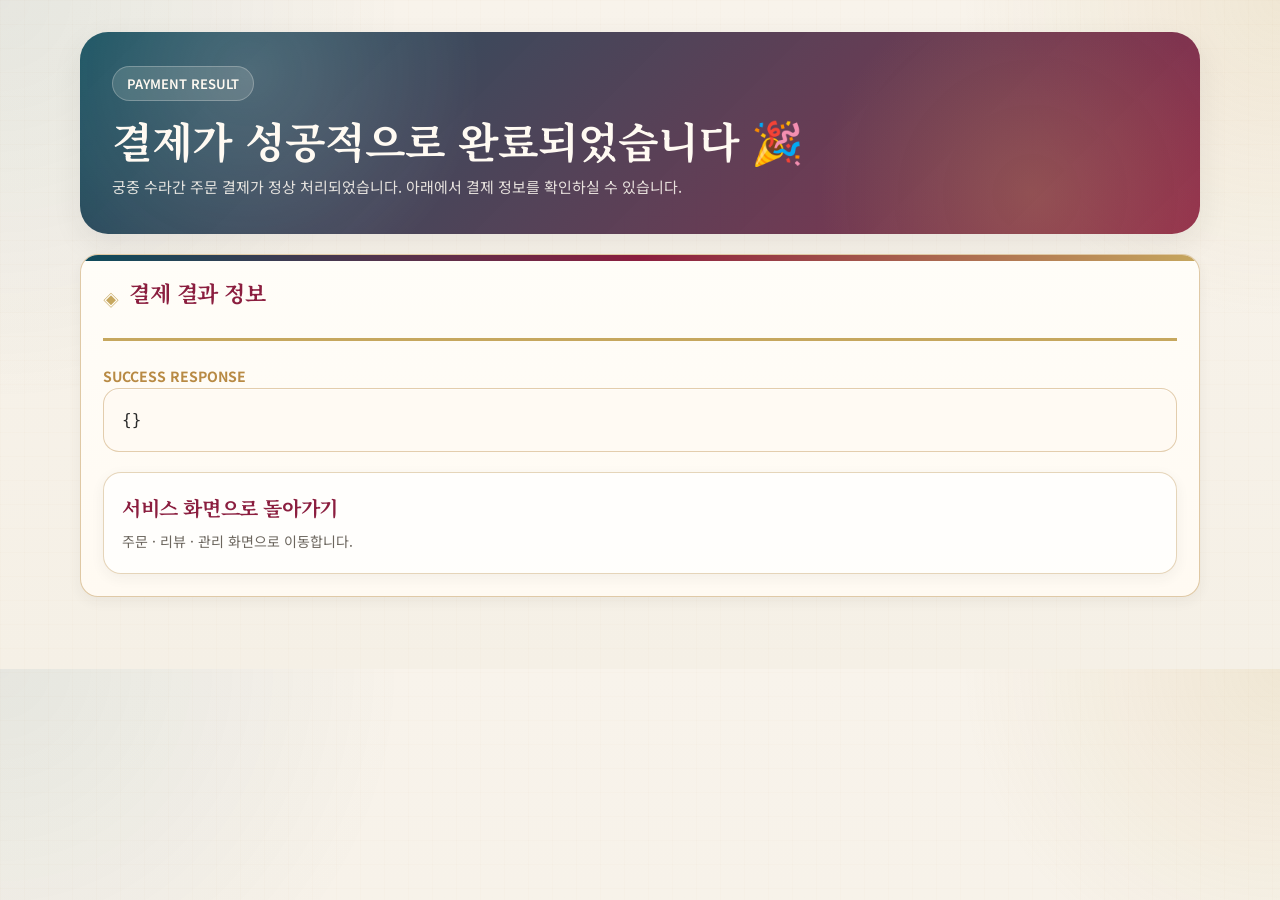
<file: src/main/resources/static/frontend/success.html>
<!DOCTYPE html>
<html lang="ko">
<head>
    <meta charset="UTF-8" />
    <meta name="viewport" content="width=device-width, initial-scale=1.0" />
    <title>궁중 수라간 | 결제 성공</title>
    <link rel="stylesheet" href="./css/style.css" />
</head>
<body>
<div class="container page-shell">

    <section class="hero">
        <div class="hero-badge">PAYMENT RESULT</div>
        <h1 class="hero-title">결제가 성공적으로 완료되었습니다 🎉</h1>
        <p class="hero-subtitle">
            궁중 수라간 주문 결제가 정상 처리되었습니다.
            아래에서 결제 정보를 확인하실 수 있습니다.
        </p>
    </section>

    <section class="card">
        <div class="section-title">
            <h3 class="card-title">결제 결과 정보</h3>
        </div>

        <div class="result-box">
            <p class="result-title">SUCCESS RESPONSE</p>
            <pre id="successResult"></pre>
        </div>

        <div class="actions" style="margin-top: 20px;">
            <a href="./app.html" class="nav-card" style="flex:1; min-width:200px;">
                <h4 class="nav-card-title">서비스 화면으로 돌아가기</h4>
                <p class="nav-card-desc">주문 · 리뷰 · 관리 화면으로 이동합니다.</p>
            </a>
        </div>
    </section>

</div>

<script>
    const params = new URLSearchParams(window.location.search);
    const result = Object.fromEntries(params.entries());

    document.getElementById("successResult").textContent =
        JSON.stringify(result, null, 2);
</script>

</body>
</html>
</file>
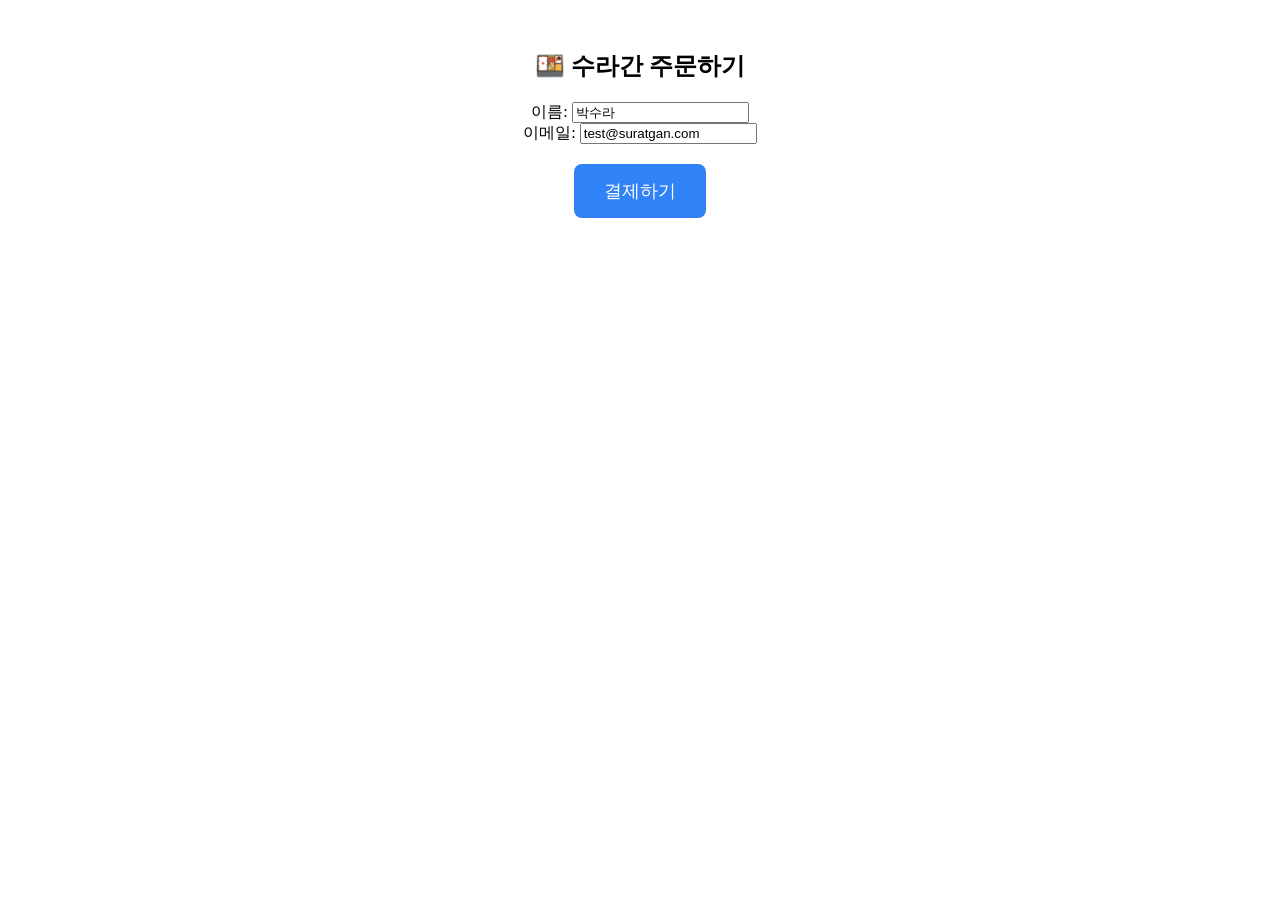
<file: src/main/resources/static/frontend/test-payment.html>
<!DOCTYPE html>
<html lang="ko">
<head>
    <meta charset="utf-8" />
    <title>수라간 결제 (배포 준비 완료)</title>
</head>
<body>
<div style="text-align: center; margin-top: 50px;">
    <h2>🍱 수라간 주문하기</h2>

    <div style="margin-bottom: 20px;">
        이름: <input type="text" id="userName" value="박수라"><br>
        이메일: <input type="email" id="userEmail" value="test@suratgan.com">
    </div>

    <button id="pay-button" style="padding: 15px 30px; font-size: 18px; cursor: pointer; background: #3182f6; color: white; border: none; border-radius: 8px;">
        결제하기
    </button>
</div>

<script src="https://js.tosspayments.com/v2/standard"></script>

<script>
    const clientKey = "test_ck_eqRGgYO1r5yAWNA95JybrQnN2Eya";
    const tossPayments = TossPayments(clientKey);


    function getStoreIdFromUrl() {
        return "YOUR-ACTUAL-STORE-UUID";
    }

    function getItemsFromCart() {

        return [
            { menuId: "YOUR-ACTUAL-MENU-UUID", quantity: 1 }
        ];
    }

    async function requestOrder() {
        try {
            const orderRequest = {
                storeId: getStoreIdFromUrl(),
                ordererName: document.getElementById('userName').value,
                ordererEmail: document.getElementById('userEmail').value,
                ordererMobile: "010-0000-0000",
                items: getItemsFromCart()
            };


            const response = await fetch('/api/v1/orders', {
                method: 'POST',
                headers: { 'Content-Type': 'application/json' },
                body: JSON.stringify(orderRequest)
            });

            if (!response.ok) throw new Error("주문 생성 실패!");
            const data = await response.json(); // { orderId, amount, storeName }

            const payment = tossPayments.payment({
                customerKey: "SURAGAN_USER_" + data.orderId.substring(0, 8),
            });

            await payment.requestPayment({
                method: "CARD",
                amount: { currency: "KRW", value: data.amount },
                orderId: data.orderId,
                orderName: data.storeName + " 주문",
                successUrl: window.location.origin + "/frontend/success.html",
                failUrl: window.location.origin + "/frontend/fail.html",
            });

        } catch (error) {
            console.error("오류 발생:", error);
            alert(error.message);
        }
    }

    document.getElementById('pay-button').addEventListener('click', requestOrder);
</script>
</body>
</html>
</file>
<file: src/main/resources/static/frontend/css/style.css>
/* ===== 궁중 수라간 - Dancheong Inspired UI ===== */
@import url('https://fonts.googleapis.com/css2?family=Noto+Serif+KR:wght@400;500;600;700&family=Noto+Sans+KR:wght@400;500;700&display=swap');

:root {
  --bg: #f5f0e6;
  --paper: #fffdf8;
  --paper-strong: #fffaf2;
  --ink: #2b2b2b;
  --muted: #6b655d;

  --dancheong-teal: #0f4c5c;
  --dancheong-red: #8b1e3f;
  --dancheong-green: #2f6f4e;
  --ochre: #b88a44;
  --gold: #c6a75e;
  --border: #d8c7a6;

  --shadow: 0 10px 30px rgba(43, 43, 43, 0.08);
  --shadow-soft: 0 4px 14px rgba(43, 43, 43, 0.06);
  --radius: 18px;
  --radius-sm: 12px;
}

* {
  box-sizing: border-box;
}

html {
  scroll-behavior: smooth;
}

body {
  margin: 0;
  padding: 32px 20px 56px;
  background:
          radial-gradient(circle at top right, rgba(198, 167, 94, 0.16), transparent 22%),
          radial-gradient(circle at top left, rgba(15, 76, 92, 0.08), transparent 28%),
          linear-gradient(180deg, #f8f3eb 0%, #f5f0e6 100%);
  color: var(--ink);
  font-family: "Noto Sans KR", sans-serif;
}

body::before {
  content: "";
  position: fixed;
  inset: 0;
  pointer-events: none;
  background-image:
          linear-gradient(rgba(184, 138, 68, 0.035) 1px, transparent 1px),
          linear-gradient(90deg, rgba(184, 138, 68, 0.035) 1px, transparent 1px);
  background-size: 24px 24px;
  opacity: 0.5;
}

h1, h2, h3, h4, h5 {
  margin-top: 0;
  font-family: "Noto Serif KR", serif;
  letter-spacing: -0.02em;
  color: var(--dancheong-red);
}

p {
  line-height: 1.65;
  color: var(--muted);
}

a {
  color: inherit;
  text-decoration: none;
}

.container {
  max-width: 1120px;
  margin: 0 auto;
  position: relative;
  z-index: 1;
}

.page-shell {
  display: grid;
  gap: 20px;
}

.hero {
  position: relative;
  overflow: hidden;
  background:
          linear-gradient(135deg, rgba(15, 76, 92, 0.96), rgba(139, 30, 63, 0.92));
  color: #fffaf2;
  padding: 34px 32px;
  border-radius: 28px;
  box-shadow: var(--shadow);
}

.hero::before {
  content: "";
  position: absolute;
  inset: 0;
  background:
          radial-gradient(circle at 15% 20%, rgba(255,255,255,0.16), transparent 24%),
          radial-gradient(circle at 85% 80%, rgba(198,167,94,0.24), transparent 22%);
  pointer-events: none;
}

.hero > * {
  position: relative;
  z-index: 1;
}

.hero-badge {
  display: inline-flex;
  align-items: center;
  gap: 8px;
  padding: 7px 14px;
  border-radius: 999px;
  background: rgba(255, 250, 242, 0.14);
  border: 1px solid rgba(255, 250, 242, 0.25);
  font-size: 13px;
  font-weight: 600;
  margin-bottom: 14px;
}

.hero-title {
  margin: 0 0 10px;
  font-size: clamp(30px, 4vw, 42px);
  line-height: 1.2;
  color: #fffaf2;
}

.hero-subtitle {
  margin: 0;
  max-width: 760px;
  color: rgba(255, 250, 242, 0.86);
  font-size: 15px;
}

.card {
  position: relative;
  background: linear-gradient(180deg, var(--paper) 0%, var(--paper-strong) 100%);
  border: 1px solid rgba(184, 138, 68, 0.45);
  border-radius: var(--radius);
  padding: 22px;
  margin-bottom: 16px;
  box-shadow: var(--shadow-soft);
  overflow: hidden;
}

.card::before {
  content: "";
  position: absolute;
  inset: 0 auto auto 0;
  width: 100%;
  height: 6px;
  background: linear-gradient(90deg, var(--dancheong-teal), var(--dancheong-red), var(--gold));
}

.card-title {
  margin-bottom: 14px;
  font-size: 22px;
}

.section-title {
  display: flex;
  align-items: center;
  gap: 10px;
  margin-bottom: 16px;
}

.section-title::before {
  content: "◈";
  color: var(--gold);
  font-size: 16px;
}

label {
  display: inline-block;
  margin-bottom: 6px;
  font-weight: 700;
  color: var(--dancheong-teal);
  font-size: 14px;
}

input,
select,
textarea,
button {
  width: 100%;
  margin-top: 8px;
  margin-bottom: 12px;
  font: inherit;
}

input,
select,
textarea {
  padding: 13px 14px;
  border: 1px solid var(--border);
  border-radius: 12px;
  background: #fffdfa;
  color: var(--ink);
  transition: border-color 0.2s ease, box-shadow 0.2s ease, transform 0.15s ease;
}

input::placeholder,
textarea::placeholder {
  color: #9a9387;
}

input:focus,
select:focus,
textarea:focus {
  outline: none;
  border-color: var(--dancheong-teal);
  box-shadow: 0 0 0 4px rgba(15, 76, 92, 0.12);
  transform: translateY(-1px);
}

textarea {
  min-height: 120px;
  resize: vertical;
}

button {
  border: none;
  border-radius: 12px;
  padding: 13px 16px;
  cursor: pointer;
  font-weight: 700;
  letter-spacing: 0.01em;
  color: #fffaf2;
  background: linear-gradient(135deg, var(--dancheong-red), #6f1632);
  box-shadow: 0 8px 18px rgba(139, 30, 63, 0.22);
  transition: transform 0.18s ease, box-shadow 0.18s ease, filter 0.18s ease;
}

button:hover {
  transform: translateY(-2px);
  filter: brightness(1.02);
  box-shadow: 0 12px 22px rgba(139, 30, 63, 0.26);
}

button:active {
  transform: translateY(0);
}

button.secondary {
  background: linear-gradient(135deg, var(--dancheong-teal), #0b3944);
  box-shadow: 0 8px 18px rgba(15, 76, 92, 0.2);
}

button.ghost {
  background: #fff;
  color: var(--dancheong-teal);
  border: 1px solid rgba(15, 76, 92, 0.22);
  box-shadow: none;
}

.small-btn {
  width: auto;
  display: inline-flex;
  align-items: center;
  justify-content: center;
  min-width: 120px;
  margin-right: 8px;
  margin-bottom: 8px;
  padding: 11px 16px;
}

/* 스토어 ID 영역 세로 정렬 */
.full-width-group {
  display: flex;
  flex-direction: column;
  gap: 12px;
}

/* 가로 100% 버튼 */
.full-width-btn {
  width: 100%;
}

/* 입력창도 100% 유지 */
.full-width-input {
  width: 100%;
}

.row {
  display: grid;
  grid-template-columns: repeat(2, minmax(0, 1fr));
  gap: 14px;
}

.row-3 {
  display: grid;
  grid-template-columns: repeat(3, minmax(0, 1fr));
  gap: 14px;
}

.actions {
  display: flex;
  flex-wrap: wrap;
  gap: 10px;
}

pre {
  margin: 0;
  background: #fffaf3;
  color: #2b2b2b;
  padding: 18px;
  border-radius: 16px;
  border: 1px solid rgba(184, 138, 68, 0.4);
  font-family: "Consolas", monospace;
  line-height: 1.6;
  white-space: pre-wrap;
  word-break: break-word;
  box-shadow: inset 0 1px 0 rgba(255,255,255,0.6);
}

.result-box {
  border-top: 3px solid #c6a75e;
  padding-top: 10px;
}

.result-title {
  font-size: 14px;
  font-weight: 700;
  color: var(--ochre);
  margin-bottom: 0;
}

.nav-grid {
  display: grid;
  grid-template-columns: repeat(auto-fit, minmax(220px, 1fr));
  gap: 16px;
}

.nav-card {
  display: block;
  padding: 20px 18px;
  border-radius: 18px;
  background: rgba(255,255,255,0.7);
  border: 1px solid rgba(184, 138, 68, 0.36);
  box-shadow: var(--shadow-soft);
  transition: transform 0.18s ease, box-shadow 0.18s ease, border-color 0.18s ease;
}

.nav-card:hover {
  transform: translateY(-4px);
  box-shadow: var(--shadow);
  border-color: rgba(15, 76, 92, 0.32);
}

.nav-card-title {
  margin: 0 0 8px;
  font-size: 20px;
  color: var(--dancheong-red);
  font-family: "Noto Serif KR", serif;
}

.nav-card-desc {
  margin: 0;
  font-size: 14px;
  color: var(--muted);
}

.form-note {
  margin-top: -2px;
  margin-bottom: 12px;
  font-size: 13px;
  color: #877e72;
}

.topbar {
  display: flex;
  align-items: center;
  justify-content: space-between;
  gap: 16px;
  margin-bottom: 18px;
}

.brand {
  display: flex;
  align-items: center;
  gap: 12px;
}

.brand-mark {
  width: 42px;
  height: 42px;
  border-radius: 12px;
  display: grid;
  place-items: center;
  color: #fffaf2;
  background: linear-gradient(135deg, var(--dancheong-red), var(--dancheong-teal));
  box-shadow: var(--shadow-soft);
  font-weight: 700;
}

.brand-text h1,
.brand-text h2,
.brand-text h3 {
  margin: 0;
  color: var(--dancheong-red);
}

.brand-text p {
  margin: 2px 0 0;
  font-size: 13px;
}

.auth-shell {
  min-height: calc(100vh - 88px);
  display: grid;
  place-items: center;
}

.auth-card {
  width: 100%;
  max-width: 520px;
}

.center {
  text-align: center;
}

.divider {
  height: 1px;
  background: linear-gradient(90deg, transparent, rgba(184, 138, 68, 0.7), transparent);
  margin: 18px 0;
}

.badge {
  display: inline-flex;
  align-items: center;
  gap: 6px;
  padding: 6px 11px;
  border-radius: 999px;
  background: rgba(184, 138, 68, 0.12);
  color: var(--ochre);
  font-size: 12px;
  font-weight: 700;
}

.table-like {
  display: grid;
  gap: 12px;
}

.kv {
  display: grid;
  grid-template-columns: 120px 1fr;
  gap: 10px;
  align-items: start;
}

.kv strong {
  color: var(--dancheong-teal);
}

.footer-note {
  margin-top: 18px;
  text-align: center;
  font-size: 13px;
  color: #8c8377;
}

@media (max-width: 860px) {
  body {
    padding: 20px 14px 40px;
  }

  .row,
  .row-3 {
    grid-template-columns: 1fr;
  }

  .hero {
    padding: 26px 20px;
    border-radius: 22px;
  }

  .card {
    padding: 18px;
  }

  .topbar {
    flex-direction: column;
    align-items: flex-start;
  }

  .kv {
    grid-template-columns: 1fr;
    gap: 4px;
  }
}

.input-with-button {
  display: flex;
  gap: 10px;
  align-items: stretch;
}

.input-with-button input {
  flex: 1;
  margin-bottom: 0;
}

.inline-button {
  width: auto;
  min-width: 128px;
  margin-top: 8px;
  margin-bottom: 0;
  white-space: nowrap;
  padding: 13px 16px;
}

.verify-section {
  display: none;
  margin-top: 10px;
  padding: 14px;
  border: 1px dashed rgba(15, 76, 92, 0.28);
  border-radius: 14px;
  background: rgba(255, 253, 248, 0.8);
}

.status-message {
  margin-top: 8px;
  margin-bottom: 0;
  font-size: 14px;
  font-weight: 600;
}

.status-message.show {
  display: flex;
  align-items: center;
  gap: 8px;
}

.status-message.info {
  color: var(--dancheong-teal);
  background: rgba(15, 76, 92, 0.08);
  border-color: rgba(15, 76, 92, 0.18);
}

.status-message.success {
  color: var(--dancheong-green);
  background: rgba(47, 111, 78, 0.12);
  border-color: rgba(47, 111, 78, 0.24);
}

.status-message.error {
  color: var(--dancheong-red);
  background: rgba(139, 30, 63, 0.08);
  border-color: rgba(139, 30, 63, 0.18);
}

.status-message.success::before {
  content: "✔";
  display: inline-flex;
  align-items: center;
  justify-content: center;
  width: 22px;
  height: 22px;
  border-radius: 999px;
  background: rgba(47, 111, 78, 0.18);
  font-size: 13px;
  font-weight: 800;
  flex-shrink: 0;
}

.status-message.error::before {
  content: "!";
  display: inline-flex;
  align-items: center;
  justify-content: center;
  width: 22px;
  height: 22px;
  border-radius: 999px;
  background: rgba(139, 30, 63, 0.12);
  font-size: 13px;
  font-weight: 800;
  flex-shrink: 0;
}

.status-message.info::before {
  content: "i";
  display: inline-flex;
  align-items: center;
  justify-content: center;
  width: 22px;
  height: 22px;
  border-radius: 999px;
  background: rgba(15, 76, 92, 0.12);
  font-size: 13px;
  font-weight: 800;
  flex-shrink: 0;
}

@media (max-width: 860px) {
  .input-with-button {
    flex-direction: column;
  }

  .inline-button {
    width: 100%;
  }
}

.danger-outline {
  color: var(--dancheong-red);
  border: 1px solid rgba(139, 30, 63, 0.25);
}

.danger-outline {
  color: var(--dancheong-red);
  border: 1px solid rgba(139, 30, 63, 0.25);
}

.address-list {
  display: grid;
  gap: 14px;
}

.address-card {
  padding: 18px;
  border-radius: 16px;
  background: rgba(255,255,255,0.72);
  border: 1px solid rgba(184, 138, 68, 0.34);
  box-shadow: var(--shadow-soft);
}

.address-card-header {
  display: flex;
  justify-content: flex-end;
  margin-bottom: 10px;
}

.address-main {
  margin: 0 0 6px;
  font-size: 18px;
  color: var(--dancheong-red);
}

.address-detail {
  margin: 0 0 10px;
  font-size: 14px;
  color: var(--muted);
}

.address-meta {
  display: flex;
  flex-wrap: wrap;
  gap: 12px;
  font-size: 13px;
  color: #7c7469;
}
</file>
